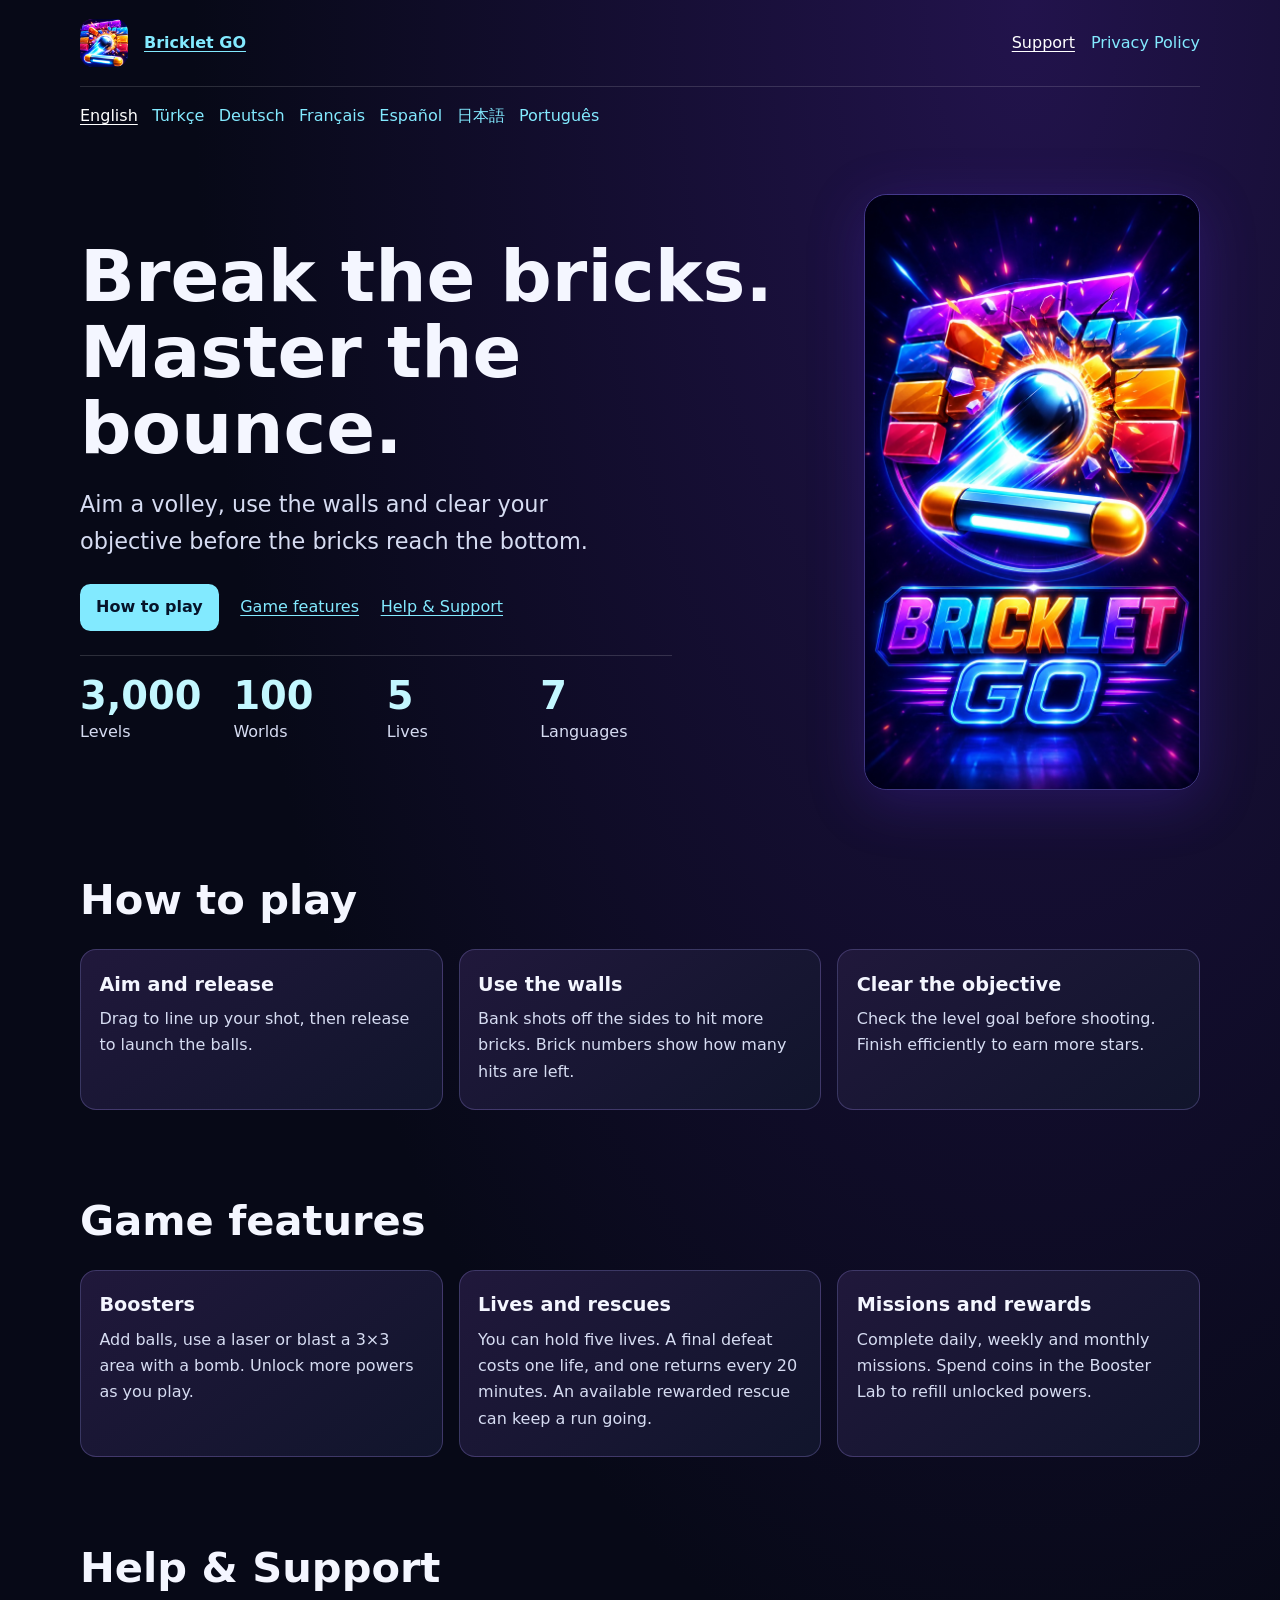
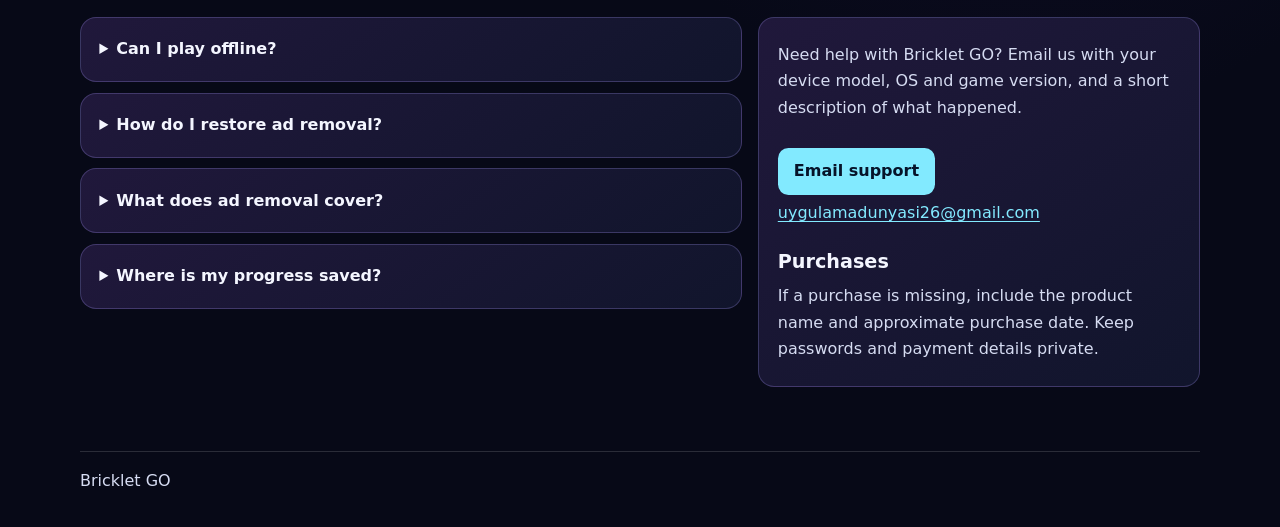
<file: index.html>
<!doctype html>
<html lang="en">
<head>
<meta charset="utf-8">
<meta name="viewport" content="width=device-width, initial-scale=1">
<title>Support | Bricklet GO</title>
<link rel="icon" href="icon.jpg">
<link rel="stylesheet" href="style.css">
</head>
<body><div class="wrap">
<header><a class="brand" href="index.html"><img src="icon.jpg" width="48" height="48" alt="">Bricklet GO</a><nav><a href="index.html" aria-current=page>Support</a> <a href="privacy.html">Privacy Policy</a></nav></header>
<nav class="languages"><a href="index.html" lang="en" hreflang="en" aria-current=page>English</a> <a href="tr-index.html" lang="tr" hreflang="tr">Türkçe</a> <a href="de-index.html" lang="de" hreflang="de">Deutsch</a> <a href="fr-index.html" lang="fr" hreflang="fr">Français</a> <a href="es-index.html" lang="es" hreflang="es">Español</a> <a href="ja-index.html" lang="ja" hreflang="ja">日本語</a> <a href="pt-index.html" lang="pt" hreflang="pt">Português</a></nav>
<main id="top">
<section class="grid hero"><div><h1>Break the bricks. Master the bounce.</h1><p class="lead">Aim a volley, use the walls and clear your objective before the bricks reach the bottom.</p><div class="actions"><a class="cta" href="#how-to-play">How to play</a><a href="#features">Game features</a><a href="#support">Help &amp; Support</a></div><div class="stats"><div><strong>3,000</strong><span>Levels</span></div><div><strong>100</strong><span>Worlds</span></div><div><strong>5</strong><span>Lives</span></div><div><strong>7</strong><span>Languages</span></div></div></div><img class="art" src="splash.jpg" width="675" height="1200" alt="Bricklet GO"></section>
<section class="band" id="how-to-play"><h2>How to play</h2><div class="cards"><article class="tile"><h3>Aim and release</h3><p>Drag to line up your shot, then release to launch the balls.</p></article><article class="tile"><h3>Use the walls</h3><p>Bank shots off the sides to hit more bricks. Brick numbers show how many hits are left.</p></article><article class="tile"><h3>Clear the objective</h3><p>Check the level goal before shooting. Finish efficiently to earn more stars.</p></article></div></section>
<section class="band" id="features"><h2>Game features</h2><div class="cards"><article class="tile"><h3>Boosters</h3><p>Add balls, use a laser or blast a 3×3 area with a bomb. Unlock more powers as you play.</p></article><article class="tile"><h3>Lives and rescues</h3><p>You can hold five lives. A final defeat costs one life, and one returns every 20 minutes. An available rewarded rescue can keep a run going.</p></article><article class="tile"><h3>Missions and rewards</h3><p>Complete daily, weekly and monthly missions. Spend coins in the Booster Lab to refill unlocked powers.</p></article></div></section>
<section class="band" id="support"><h2>Help &amp; Support</h2><div class="support-grid"><div><details><summary>Can I play offline?</summary><p>You can play levels offline. Ads and the store need an internet connection.</p></details><details><summary>How do I restore ad removal?</summary><p>Use Restore Purchases in the store with the original store account. Coin packs are consumable.</p></details><details><summary>What does ad removal cover?</summary><p>It removes interstitial ads. Rewarded videos remain optional.</p></details><details><summary>Where is my progress saved?</summary><p>Progress is stored on your device. Cloud transfer is unavailable. Settings lets you reset progress and start again from level 1.</p></details></div><div class="tile contact"><p>Need help with Bricklet GO? Email us with your device model, OS and game version, and a short description of what happened.</p><a class="cta" href="mailto:uygulamadunyasi26@gmail.com">Email support</a><p><a href="mailto:uygulamadunyasi26@gmail.com">uygulamadunyasi26@gmail.com</a></p><h2>Purchases</h2><p>If a purchase is missing, include the product name and approximate purchase date. Keep passwords and payment details private.</p></div></div></section>
</main>
<footer>Bricklet GO</footer>
</div></body>
</html>
</file>
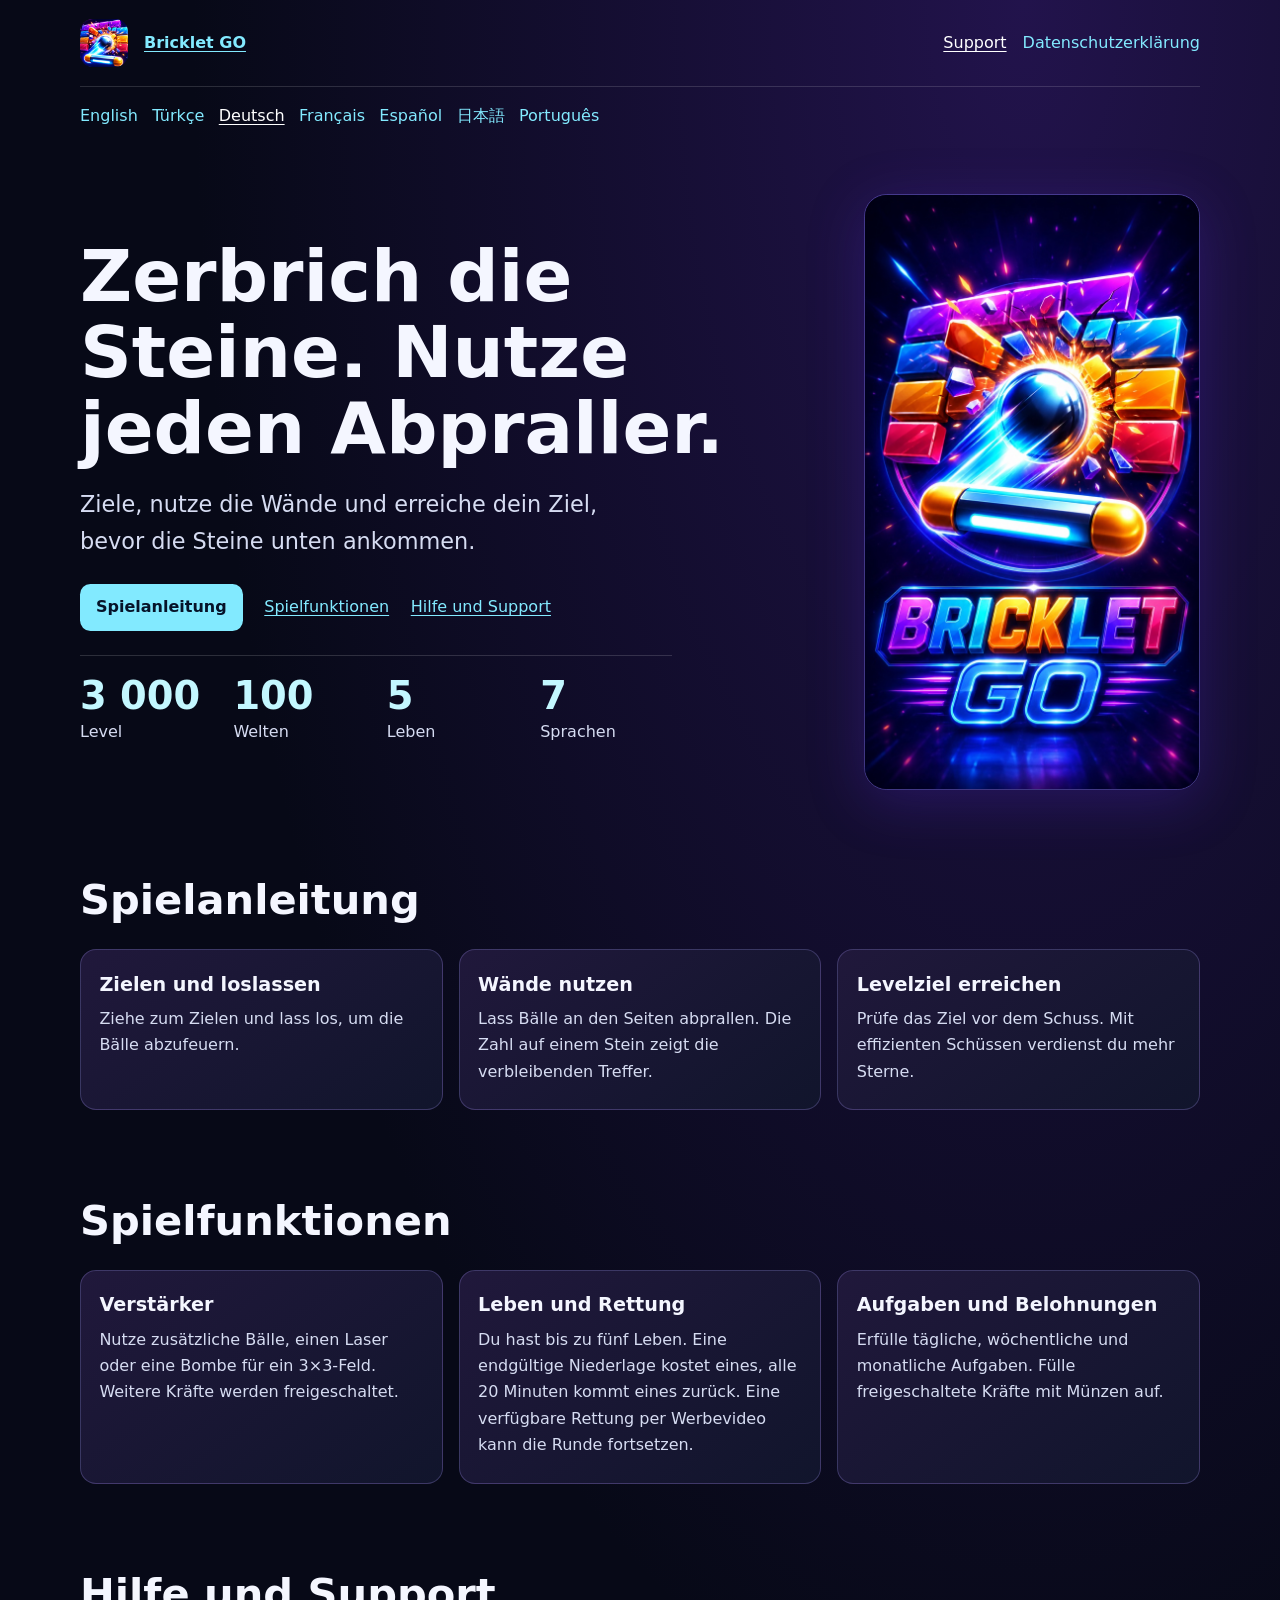
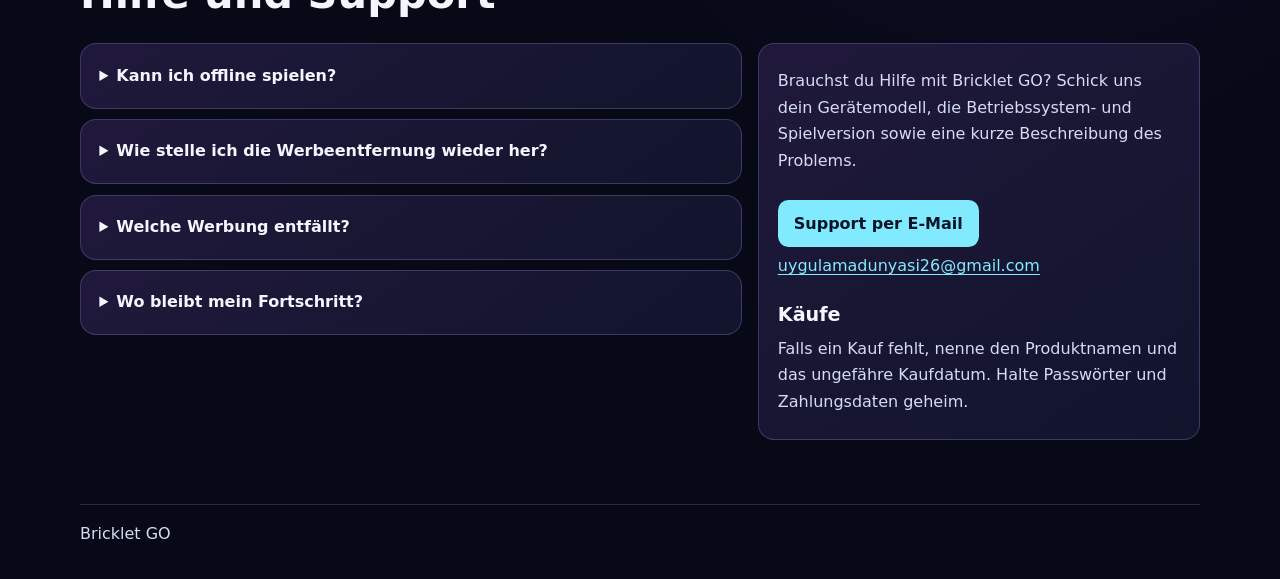
<file: de-index.html>
<!doctype html>
<html lang="de">
<head>
<meta charset="utf-8">
<meta name="viewport" content="width=device-width, initial-scale=1">
<title>Support | Bricklet GO</title>
<link rel="icon" href="icon.jpg">
<link rel="stylesheet" href="style.css">
</head>
<body><div class="wrap">
<header><a class="brand" href="de-index.html"><img src="icon.jpg" width="48" height="48" alt="">Bricklet GO</a><nav><a href="de-index.html" aria-current=page>Support</a> <a href="de-privacy.html">Datenschutzerklärung</a></nav></header>
<nav class="languages"><a href="index.html" lang="en" hreflang="en">English</a> <a href="tr-index.html" lang="tr" hreflang="tr">Türkçe</a> <a href="de-index.html" lang="de" hreflang="de" aria-current=page>Deutsch</a> <a href="fr-index.html" lang="fr" hreflang="fr">Français</a> <a href="es-index.html" lang="es" hreflang="es">Español</a> <a href="ja-index.html" lang="ja" hreflang="ja">日本語</a> <a href="pt-index.html" lang="pt" hreflang="pt">Português</a></nav>
<main id="top">
<section class="grid hero"><div><h1>Zerbrich die Steine. Nutze jeden Abpraller.</h1><p class="lead">Ziele, nutze die Wände und erreiche dein Ziel, bevor die Steine unten ankommen.</p><div class="actions"><a class="cta" href="#how-to-play">Spielanleitung</a><a href="#features">Spielfunktionen</a><a href="#support">Hilfe und Support</a></div><div class="stats"><div><strong>3 000</strong><span>Level</span></div><div><strong>100</strong><span>Welten</span></div><div><strong>5</strong><span>Leben</span></div><div><strong>7</strong><span>Sprachen</span></div></div></div><img class="art" src="splash.jpg" width="675" height="1200" alt="Bricklet GO"></section>
<section class="band" id="how-to-play"><h2>Spielanleitung</h2><div class="cards"><article class="tile"><h3>Zielen und loslassen</h3><p>Ziehe zum Zielen und lass los, um die Bälle abzufeuern.</p></article><article class="tile"><h3>Wände nutzen</h3><p>Lass Bälle an den Seiten abprallen. Die Zahl auf einem Stein zeigt die verbleibenden Treffer.</p></article><article class="tile"><h3>Levelziel erreichen</h3><p>Prüfe das Ziel vor dem Schuss. Mit effizienten Schüssen verdienst du mehr Sterne.</p></article></div></section>
<section class="band" id="features"><h2>Spielfunktionen</h2><div class="cards"><article class="tile"><h3>Verstärker</h3><p>Nutze zusätzliche Bälle, einen Laser oder eine Bombe für ein 3×3-Feld. Weitere Kräfte werden freigeschaltet.</p></article><article class="tile"><h3>Leben und Rettung</h3><p>Du hast bis zu fünf Leben. Eine endgültige Niederlage kostet eines, alle 20 Minuten kommt eines zurück. Eine verfügbare Rettung per Werbevideo kann die Runde fortsetzen.</p></article><article class="tile"><h3>Aufgaben und Belohnungen</h3><p>Erfülle tägliche, wöchentliche und monatliche Aufgaben. Fülle freigeschaltete Kräfte mit Münzen auf.</p></article></div></section>
<section class="band" id="support"><h2>Hilfe und Support</h2><div class="support-grid"><div><details><summary>Kann ich offline spielen?</summary><p>Level sind offline spielbar. Werbung und Shop brauchen Internet.</p></details><details><summary>Wie stelle ich die Werbeentfernung wieder her?</summary><p>Wähle im Shop mit deinem ursprünglichen Store-Konto „Käufe wiederherstellen“. Münzpakete sind Verbrauchsartikel.</p></details><details><summary>Welche Werbung entfällt?</summary><p>Zwischenwerbung entfällt. Videos mit Belohnung bleiben freiwillig.</p></details><details><summary>Wo bleibt mein Fortschritt?</summary><p>Er wird auf dem Gerät gespeichert. Cloud-Übertragung ist nicht verfügbar. In den Einstellungen kannst du bei Level 1 neu beginnen.</p></details></div><div class="tile contact"><p>Brauchst du Hilfe mit Bricklet GO? Schick uns dein Gerätemodell, die Betriebssystem- und Spielversion sowie eine kurze Beschreibung des Problems.</p><a class="cta" href="mailto:uygulamadunyasi26@gmail.com">Support per E-Mail</a><p><a href="mailto:uygulamadunyasi26@gmail.com">uygulamadunyasi26@gmail.com</a></p><h2>Käufe</h2><p>Falls ein Kauf fehlt, nenne den Produktnamen und das ungefähre Kaufdatum. Halte Passwörter und Zahlungsdaten geheim.</p></div></div></section>
</main>
<footer>Bricklet GO</footer>
</div></body>
</html>
</file>
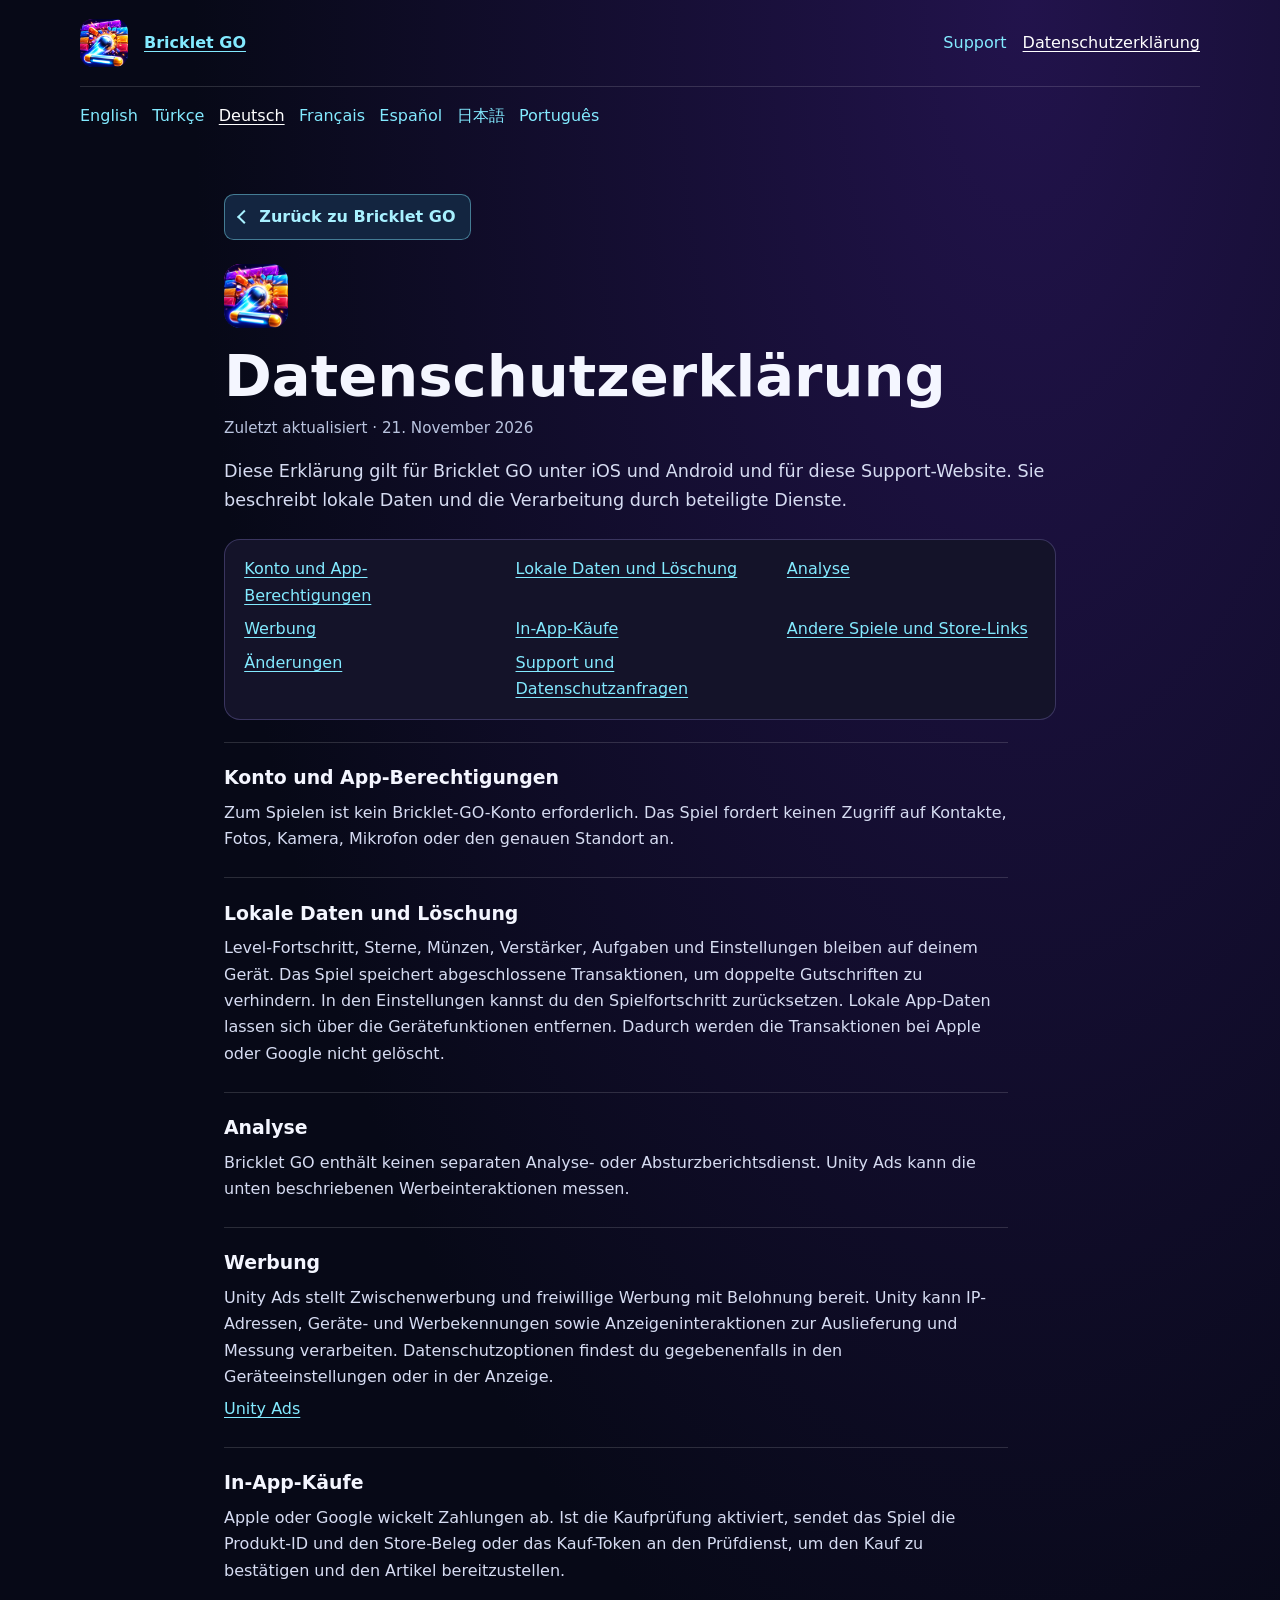
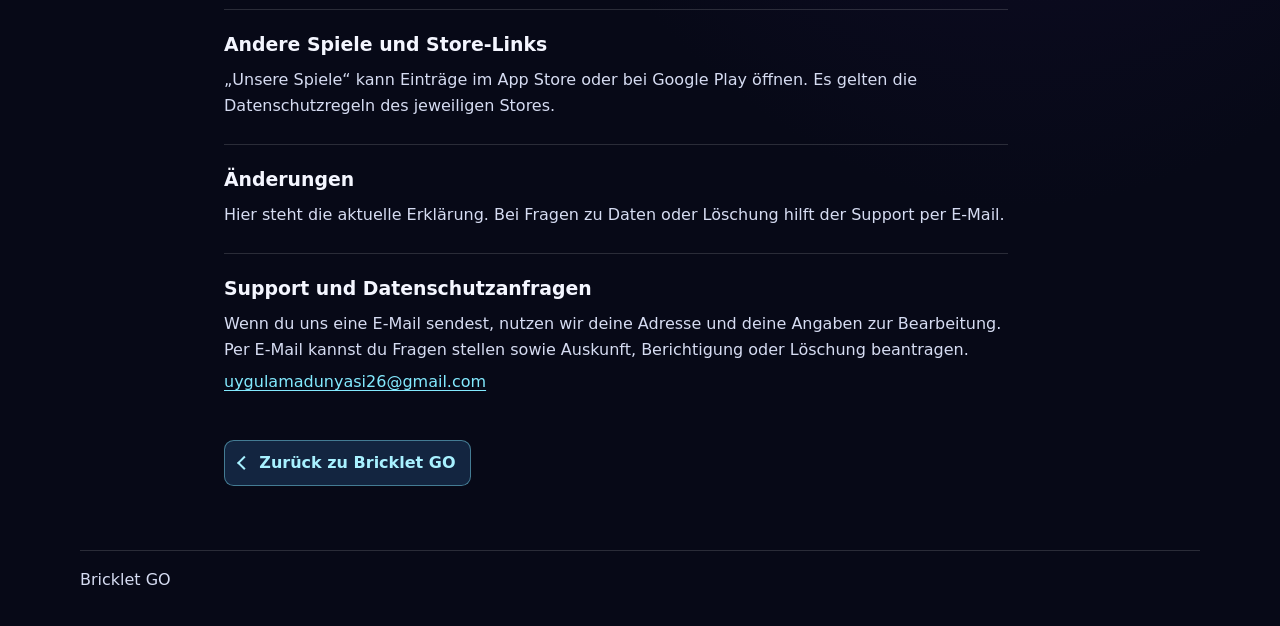
<file: de-privacy.html>
<!doctype html>
<html lang="de">
<head>
<meta charset="utf-8">
<meta name="viewport" content="width=device-width, initial-scale=1">
<title>Datenschutzerklärung | Bricklet GO</title>
<link rel="icon" href="icon.jpg">
<link rel="stylesheet" href="style.css">
<style>
.privacy{max-width:52rem;margin-inline:auto}.privacy-back{display:inline-flex;align-items:center;gap:.6rem;border:1px solid #82eaff70;background:#132540;color:#a8f1ff;padding:.55rem .9rem;border-radius:.6rem;text-decoration:none;font-weight:700}.privacy-back::before{content:"";width:.52rem;height:.52rem;border:solid currentColor;border-width:0 0 2px 2px;transform:rotate(45deg)}.privacy-head{margin:1.5rem 0}.privacy-head img{border-radius:1rem}.privacy h1{font-size:clamp(2rem,6vw,3.6rem);margin:.6rem 0}.privacy .updated{color:#bac4df;font-size:.95rem}.privacy .intro{margin-top:1rem;font-size:1.1rem}.privacy-index{list-style:none;margin:1.4rem 0;padding:1rem 1.2rem;display:grid;grid-template-columns:repeat(auto-fit,minmax(min(100%,15rem),1fr));gap:.45rem 1.4rem;border:1px solid #ab9cff40;border-radius:1rem;background:#141329}.privacy section{padding:1.2rem 0;border-top:1px solid #ffffff24;scroll-margin-top:1rem}.privacy section h2{margin:0 0 .4rem}.privacy section a{overflow-wrap:anywhere}.privacy-end{margin-top:1.25rem}
</style></head>
<body><div class="wrap">
<header><a class="brand" href="de-index.html"><img src="icon.jpg" width="48" height="48" alt="">Bricklet GO</a><nav><a href="de-index.html">Support</a> <a href="de-privacy.html" aria-current=page>Datenschutzerklärung</a></nav></header>
<nav class="languages"><a href="privacy.html" lang="en" hreflang="en">English</a> <a href="tr-privacy.html" lang="tr" hreflang="tr">Türkçe</a> <a href="de-privacy.html" lang="de" hreflang="de" aria-current=page>Deutsch</a> <a href="fr-privacy.html" lang="fr" hreflang="fr">Français</a> <a href="es-privacy.html" lang="es" hreflang="es">Español</a> <a href="ja-privacy.html" lang="ja" hreflang="ja">日本語</a> <a href="pt-privacy.html" lang="pt" hreflang="pt">Português</a></nav>
<main class="privacy"><a class="privacy-back" href="de-index.html">Zurück zu Bricklet GO</a><div class="privacy-head"><img src="icon.jpg" width="64" height="64" alt="Bricklet GO"><h1>Datenschutzerklärung</h1><p class="updated">Zuletzt aktualisiert · <time datetime="2026-11-21">21. November 2026</time></p><p class="intro">Diese Erklärung gilt für Bricklet GO unter iOS und Android und für diese Support-Website. Sie beschreibt lokale Daten und die Verarbeitung durch beteiligte Dienste.</p></div><ul class="privacy-index"><li><a href="#account">Konto und App-Berechtigungen</a></li><li><a href="#local-data">Lokale Daten und Löschung</a></li><li><a href="#analytics">Analyse</a></li><li><a href="#ads">Werbung</a></li><li><a href="#purchases">In-App-Käufe</a></li><li><a href="#stores">Andere Spiele und Store-Links</a></li><li><a href="#changes">Änderungen</a></li><li><a href="#contact">Support und Datenschutzanfragen</a></li></ul><article><section id="account"><h2>Konto und App-Berechtigungen</h2><p>Zum Spielen ist kein Bricklet-GO-Konto erforderlich. Das Spiel fordert keinen Zugriff auf Kontakte, Fotos, Kamera, Mikrofon oder den genauen Standort an.</p></section><section id="local-data"><h2>Lokale Daten und Löschung</h2><p>Level-Fortschritt, Sterne, Münzen, Verstärker, Aufgaben und Einstellungen bleiben auf deinem Gerät. Das Spiel speichert abgeschlossene Transaktionen, um doppelte Gutschriften zu verhindern. In den Einstellungen kannst du den Spielfortschritt zurücksetzen. Lokale App-Daten lassen sich über die Gerätefunktionen entfernen. Dadurch werden die Transaktionen bei Apple oder Google nicht gelöscht.</p></section><section id="analytics"><h2>Analyse</h2><p>Bricklet GO enthält keinen separaten Analyse- oder Absturzberichtsdienst. Unity Ads kann die unten beschriebenen Werbeinteraktionen messen.</p></section><section id="ads"><h2>Werbung</h2><p>Unity Ads stellt Zwischenwerbung und freiwillige Werbung mit Belohnung bereit. Unity kann IP-Adressen, Geräte- und Werbekennungen sowie Anzeigeninteraktionen zur Auslieferung und Messung verarbeiten. Datenschutzoptionen findest du gegebenenfalls in den Geräteeinstellungen oder in der Anzeige.</p><p><a href="https://unity.com/legal/game-player-and-app-user-privacy-policy">Unity Ads</a></p></section><section id="purchases"><h2>In-App-Käufe</h2><p>Apple oder Google wickelt Zahlungen ab. Ist die Kaufprüfung aktiviert, sendet das Spiel die Produkt-ID und den Store-Beleg oder das Kauf-Token an den Prüfdienst, um den Kauf zu bestätigen und den Artikel bereitzustellen.</p></section><section id="stores"><h2>Andere Spiele und Store-Links</h2><p>„Unsere Spiele“ kann Einträge im App Store oder bei Google Play öffnen. Es gelten die Datenschutzregeln des jeweiligen Stores.</p></section><section id="changes"><h2>Änderungen</h2><p>Hier steht die aktuelle Erklärung. Bei Fragen zu Daten oder Löschung hilft der Support per E-Mail.</p></section><section id="contact"><h2>Support und Datenschutzanfragen</h2><p>Wenn du uns eine E-Mail sendest, nutzen wir deine Adresse und deine Angaben zur Bearbeitung. Per E-Mail kannst du Fragen stellen sowie Auskunft, Berichtigung oder Löschung beantragen.</p><p><a href="mailto:uygulamadunyasi26@gmail.com">uygulamadunyasi26@gmail.com</a></p></section></article><div class="privacy-end"><a class="privacy-back" href="de-index.html">Zurück zu Bricklet GO</a></div></main>
<footer>Bricklet GO</footer>
</div></body>
</html>
</file>
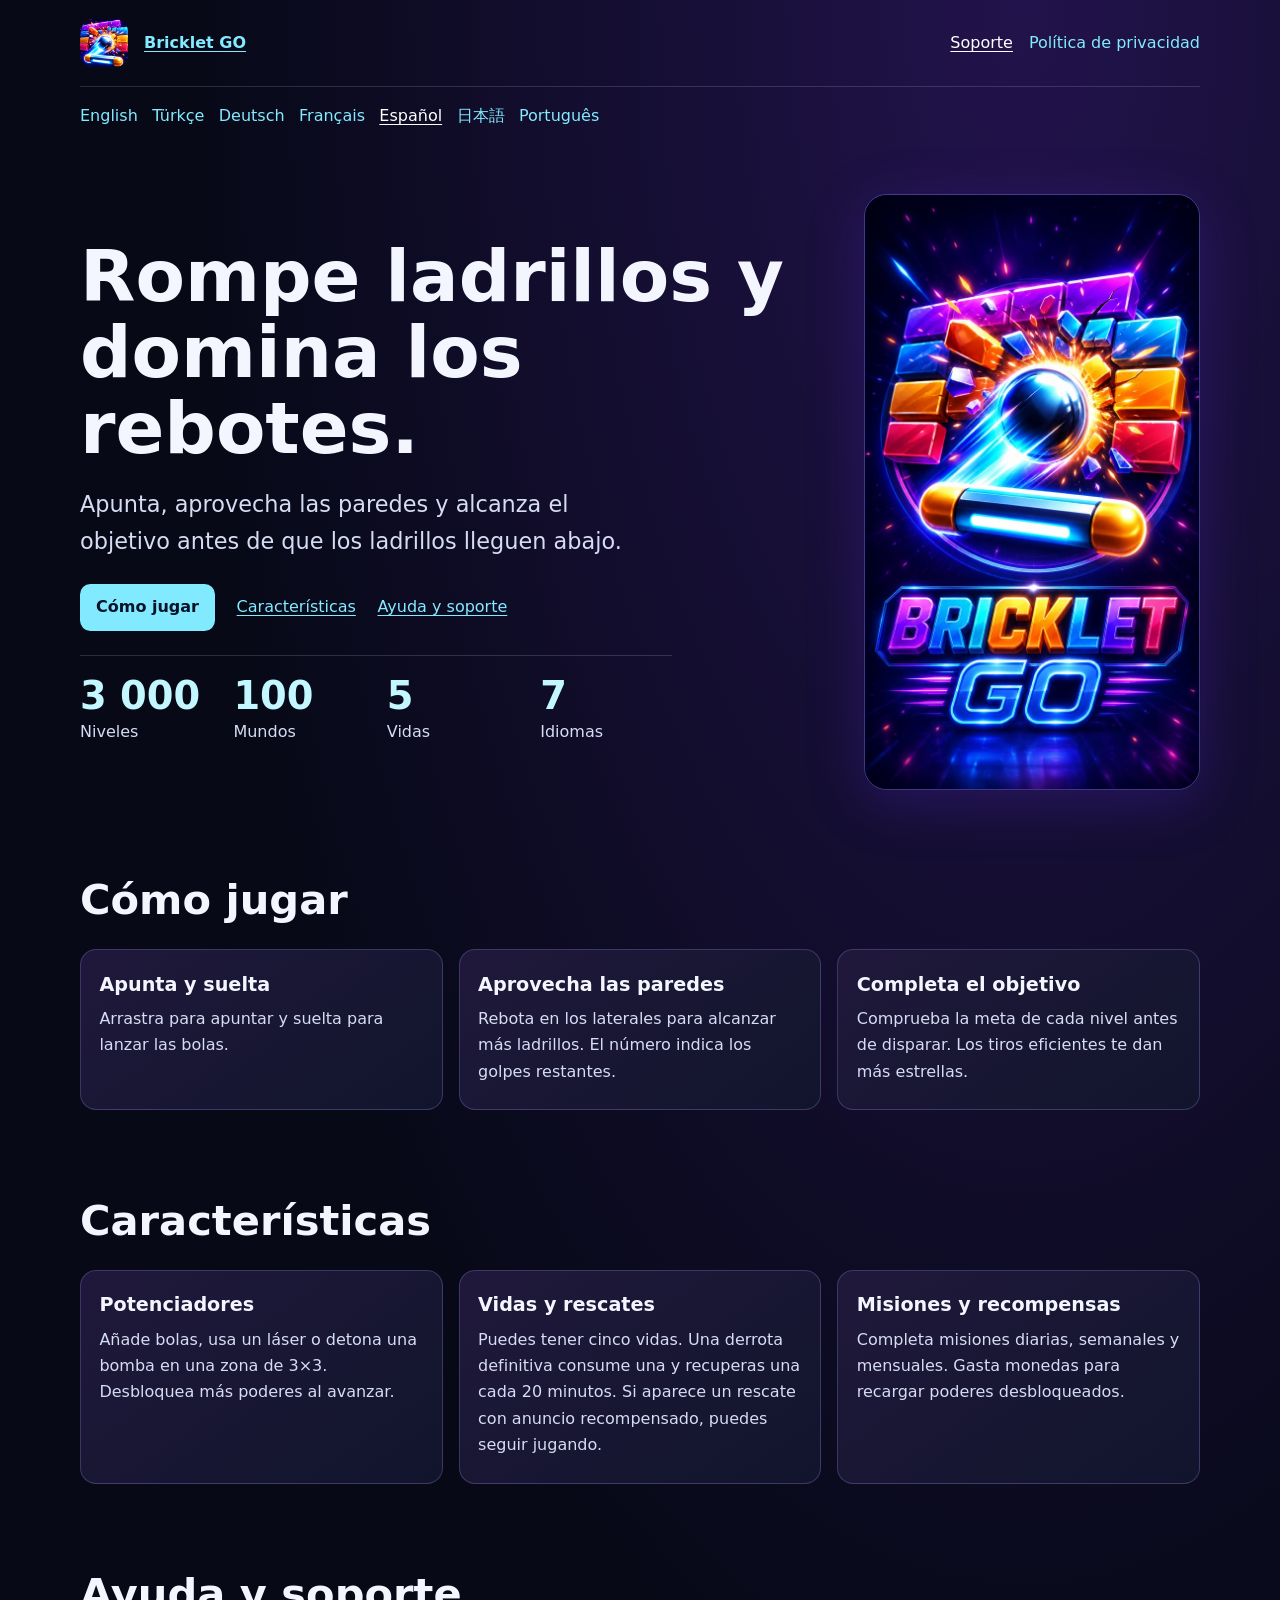
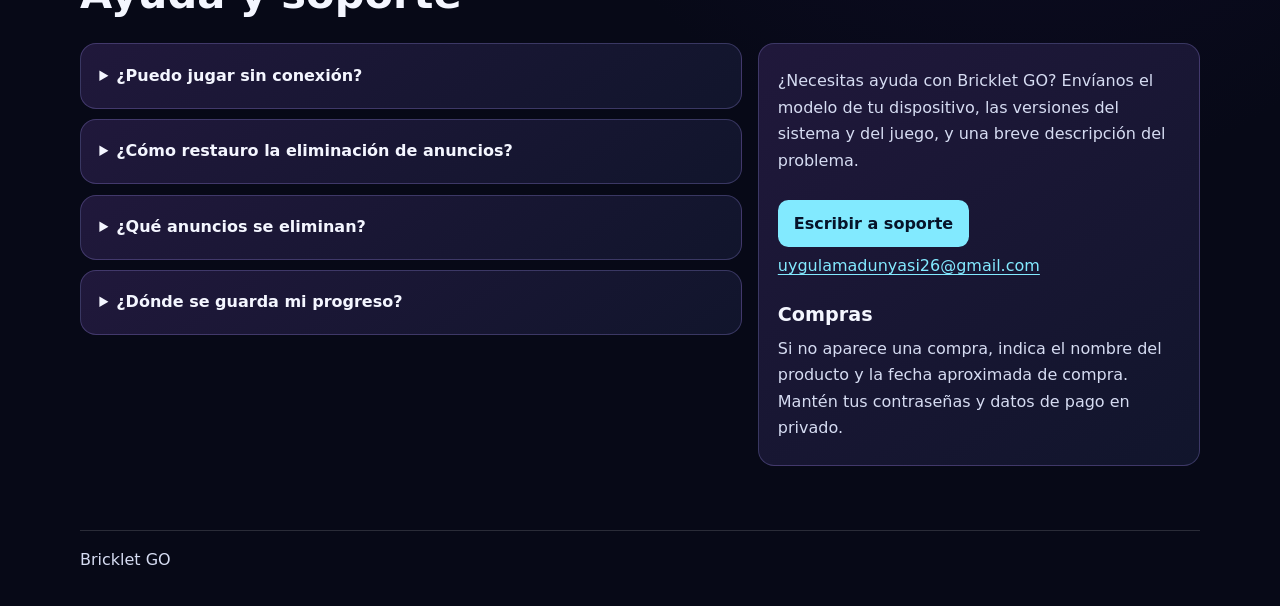
<file: es-index.html>
<!doctype html>
<html lang="es">
<head>
<meta charset="utf-8">
<meta name="viewport" content="width=device-width, initial-scale=1">
<title>Soporte | Bricklet GO</title>
<link rel="icon" href="icon.jpg">
<link rel="stylesheet" href="style.css">
</head>
<body><div class="wrap">
<header><a class="brand" href="es-index.html"><img src="icon.jpg" width="48" height="48" alt="">Bricklet GO</a><nav><a href="es-index.html" aria-current=page>Soporte</a> <a href="es-privacy.html">Política de privacidad</a></nav></header>
<nav class="languages"><a href="index.html" lang="en" hreflang="en">English</a> <a href="tr-index.html" lang="tr" hreflang="tr">Türkçe</a> <a href="de-index.html" lang="de" hreflang="de">Deutsch</a> <a href="fr-index.html" lang="fr" hreflang="fr">Français</a> <a href="es-index.html" lang="es" hreflang="es" aria-current=page>Español</a> <a href="ja-index.html" lang="ja" hreflang="ja">日本語</a> <a href="pt-index.html" lang="pt" hreflang="pt">Português</a></nav>
<main id="top">
<section class="grid hero"><div><h1>Rompe ladrillos y domina los rebotes.</h1><p class="lead">Apunta, aprovecha las paredes y alcanza el objetivo antes de que los ladrillos lleguen abajo.</p><div class="actions"><a class="cta" href="#how-to-play">Cómo jugar</a><a href="#features">Características</a><a href="#support">Ayuda y soporte</a></div><div class="stats"><div><strong>3 000</strong><span>Niveles</span></div><div><strong>100</strong><span>Mundos</span></div><div><strong>5</strong><span>Vidas</span></div><div><strong>7</strong><span>Idiomas</span></div></div></div><img class="art" src="splash.jpg" width="675" height="1200" alt="Bricklet GO"></section>
<section class="band" id="how-to-play"><h2>Cómo jugar</h2><div class="cards"><article class="tile"><h3>Apunta y suelta</h3><p>Arrastra para apuntar y suelta para lanzar las bolas.</p></article><article class="tile"><h3>Aprovecha las paredes</h3><p>Rebota en los laterales para alcanzar más ladrillos. El número indica los golpes restantes.</p></article><article class="tile"><h3>Completa el objetivo</h3><p>Comprueba la meta de cada nivel antes de disparar. Los tiros eficientes te dan más estrellas.</p></article></div></section>
<section class="band" id="features"><h2>Características</h2><div class="cards"><article class="tile"><h3>Potenciadores</h3><p>Añade bolas, usa un láser o detona una bomba en una zona de 3×3. Desbloquea más poderes al avanzar.</p></article><article class="tile"><h3>Vidas y rescates</h3><p>Puedes tener cinco vidas. Una derrota definitiva consume una y recuperas una cada 20 minutos. Si aparece un rescate con anuncio recompensado, puedes seguir jugando.</p></article><article class="tile"><h3>Misiones y recompensas</h3><p>Completa misiones diarias, semanales y mensuales. Gasta monedas para recargar poderes desbloqueados.</p></article></div></section>
<section class="band" id="support"><h2>Ayuda y soporte</h2><div class="support-grid"><div><details><summary>¿Puedo jugar sin conexión?</summary><p>Puedes jugar niveles sin conexión. La tienda y los anuncios requieren Internet.</p></details><details><summary>¿Cómo restauro la eliminación de anuncios?</summary><p>Restaura las compras en la tienda con la cuenta original. Los paquetes de monedas son consumibles.</p></details><details><summary>¿Qué anuncios se eliminan?</summary><p>Se eliminan los anuncios intersticiales. Los vídeos con recompensa siguen siendo opcionales.</p></details><details><summary>¿Dónde se guarda mi progreso?</summary><p>Se guarda en tu dispositivo. No hay transferencia en la nube. Puedes reiniciar desde el nivel 1 en Ajustes.</p></details></div><div class="tile contact"><p>¿Necesitas ayuda con Bricklet GO? Envíanos el modelo de tu dispositivo, las versiones del sistema y del juego, y una breve descripción del problema.</p><a class="cta" href="mailto:uygulamadunyasi26@gmail.com">Escribir a soporte</a><p><a href="mailto:uygulamadunyasi26@gmail.com">uygulamadunyasi26@gmail.com</a></p><h2>Compras</h2><p>Si no aparece una compra, indica el nombre del producto y la fecha aproximada de compra. Mantén tus contraseñas y datos de pago en privado.</p></div></div></section>
</main>
<footer>Bricklet GO</footer>
</div></body>
</html>
</file>
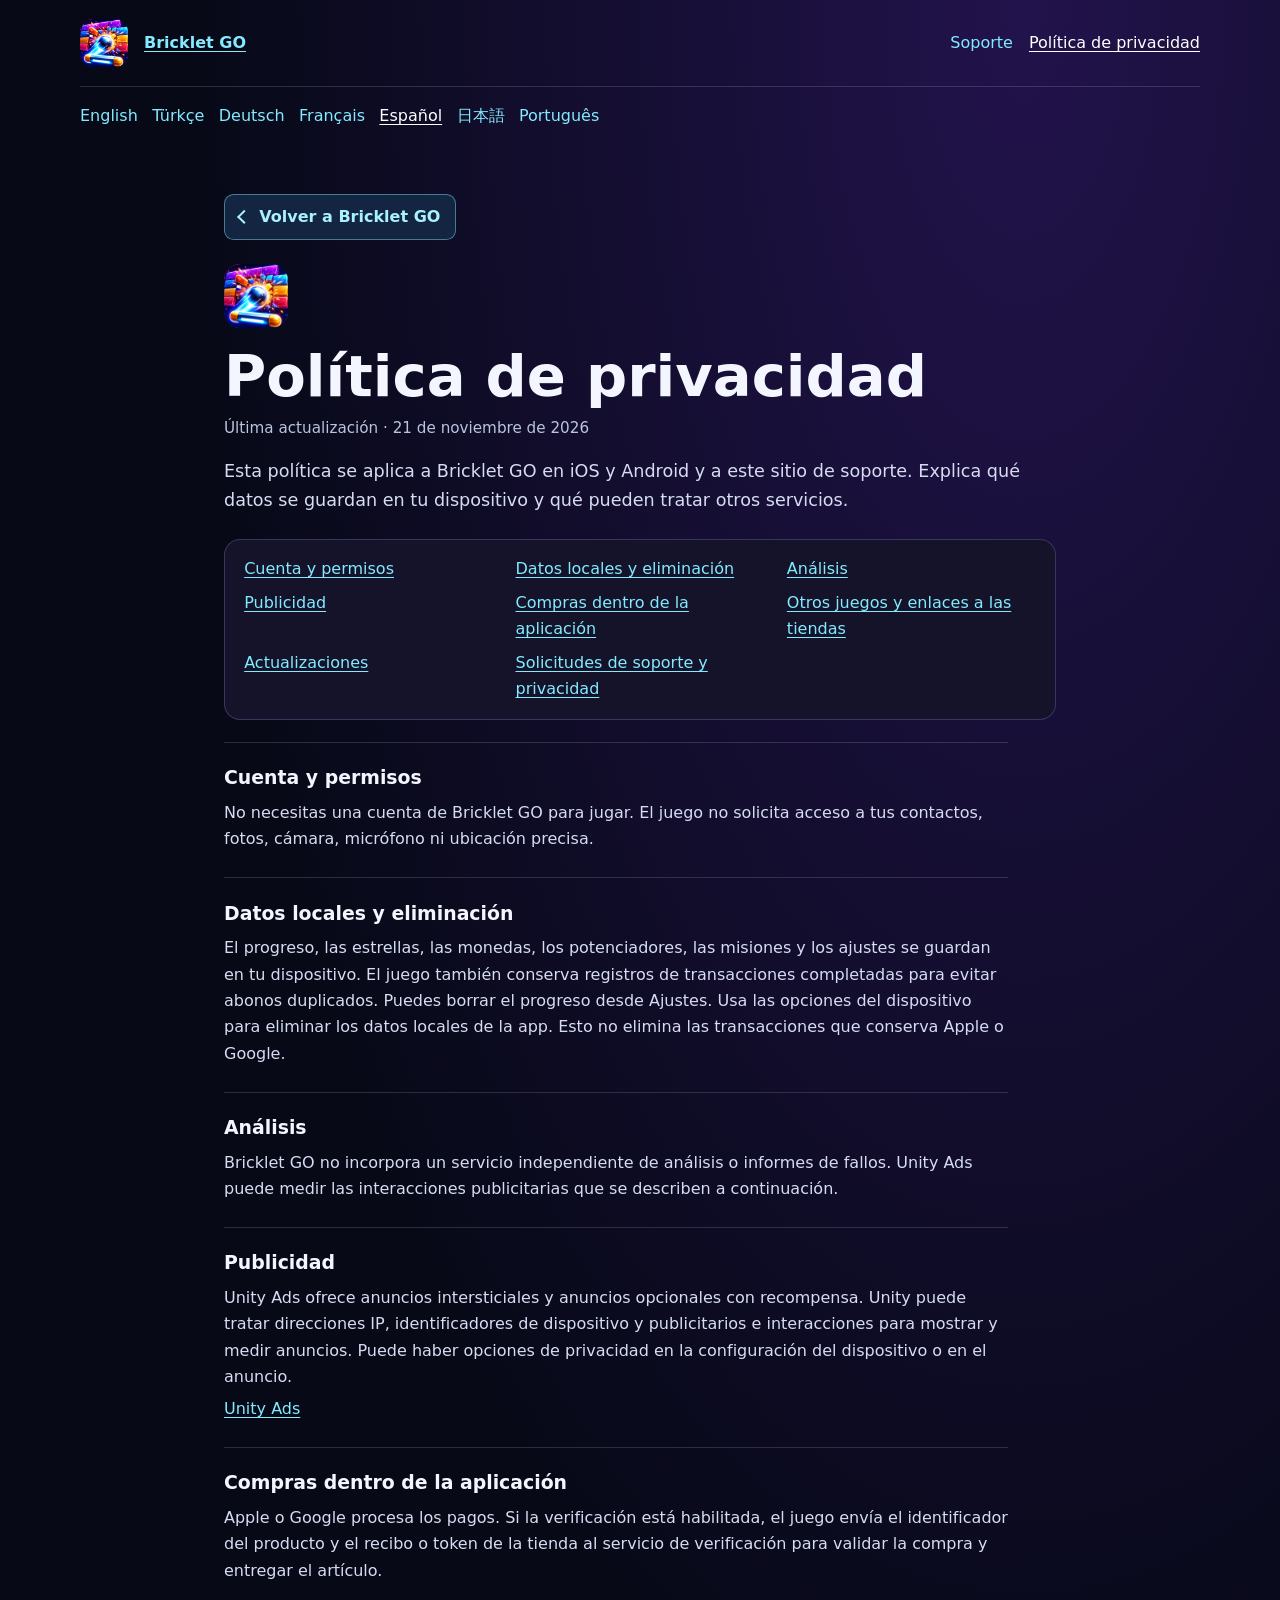
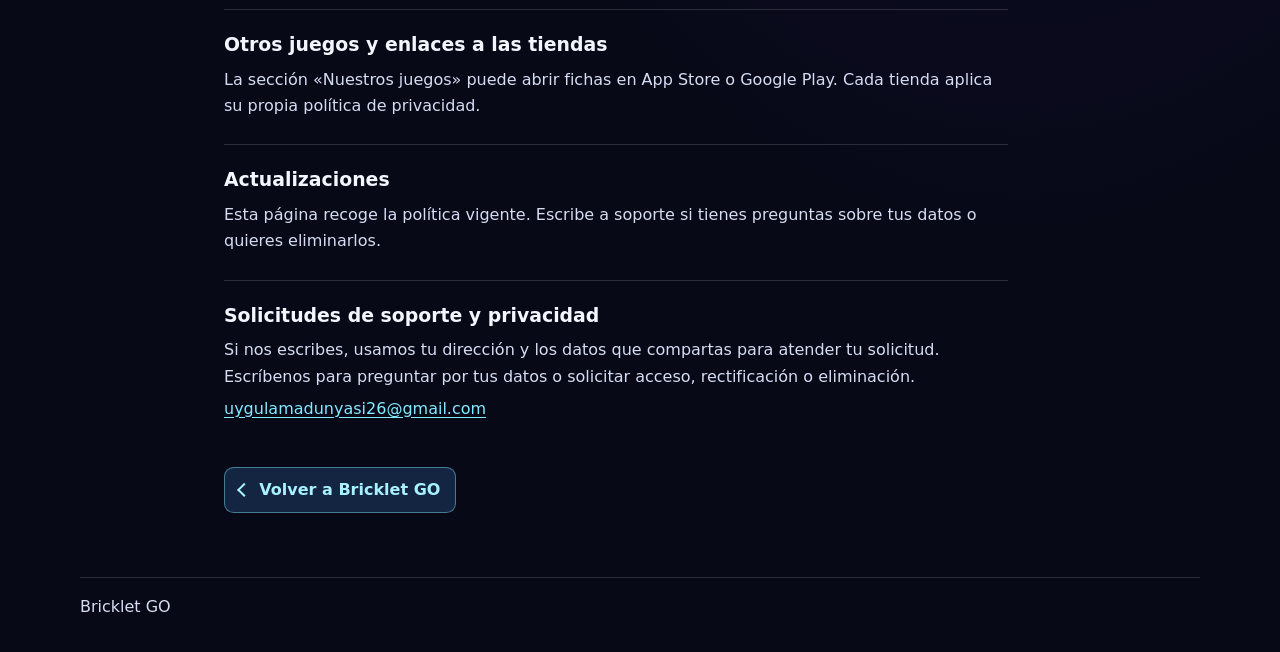
<file: es-privacy.html>
<!doctype html>
<html lang="es">
<head>
<meta charset="utf-8">
<meta name="viewport" content="width=device-width, initial-scale=1">
<title>Política de privacidad | Bricklet GO</title>
<link rel="icon" href="icon.jpg">
<link rel="stylesheet" href="style.css">
<style>
.privacy{max-width:52rem;margin-inline:auto}.privacy-back{display:inline-flex;align-items:center;gap:.6rem;border:1px solid #82eaff70;background:#132540;color:#a8f1ff;padding:.55rem .9rem;border-radius:.6rem;text-decoration:none;font-weight:700}.privacy-back::before{content:"";width:.52rem;height:.52rem;border:solid currentColor;border-width:0 0 2px 2px;transform:rotate(45deg)}.privacy-head{margin:1.5rem 0}.privacy-head img{border-radius:1rem}.privacy h1{font-size:clamp(2rem,6vw,3.6rem);margin:.6rem 0}.privacy .updated{color:#bac4df;font-size:.95rem}.privacy .intro{margin-top:1rem;font-size:1.1rem}.privacy-index{list-style:none;margin:1.4rem 0;padding:1rem 1.2rem;display:grid;grid-template-columns:repeat(auto-fit,minmax(min(100%,15rem),1fr));gap:.45rem 1.4rem;border:1px solid #ab9cff40;border-radius:1rem;background:#141329}.privacy section{padding:1.2rem 0;border-top:1px solid #ffffff24;scroll-margin-top:1rem}.privacy section h2{margin:0 0 .4rem}.privacy section a{overflow-wrap:anywhere}.privacy-end{margin-top:1.25rem}
</style></head>
<body><div class="wrap">
<header><a class="brand" href="es-index.html"><img src="icon.jpg" width="48" height="48" alt="">Bricklet GO</a><nav><a href="es-index.html">Soporte</a> <a href="es-privacy.html" aria-current=page>Política de privacidad</a></nav></header>
<nav class="languages"><a href="privacy.html" lang="en" hreflang="en">English</a> <a href="tr-privacy.html" lang="tr" hreflang="tr">Türkçe</a> <a href="de-privacy.html" lang="de" hreflang="de">Deutsch</a> <a href="fr-privacy.html" lang="fr" hreflang="fr">Français</a> <a href="es-privacy.html" lang="es" hreflang="es" aria-current=page>Español</a> <a href="ja-privacy.html" lang="ja" hreflang="ja">日本語</a> <a href="pt-privacy.html" lang="pt" hreflang="pt">Português</a></nav>
<main class="privacy"><a class="privacy-back" href="es-index.html">Volver a Bricklet GO</a><div class="privacy-head"><img src="icon.jpg" width="64" height="64" alt="Bricklet GO"><h1>Política de privacidad</h1><p class="updated">Última actualización · <time datetime="2026-11-21">21 de noviembre de 2026</time></p><p class="intro">Esta política se aplica a Bricklet GO en iOS y Android y a este sitio de soporte. Explica qué datos se guardan en tu dispositivo y qué pueden tratar otros servicios.</p></div><ul class="privacy-index"><li><a href="#account">Cuenta y permisos</a></li><li><a href="#local-data">Datos locales y eliminación</a></li><li><a href="#analytics">Análisis</a></li><li><a href="#ads">Publicidad</a></li><li><a href="#purchases">Compras dentro de la aplicación</a></li><li><a href="#stores">Otros juegos y enlaces a las tiendas</a></li><li><a href="#changes">Actualizaciones</a></li><li><a href="#contact">Solicitudes de soporte y privacidad</a></li></ul><article><section id="account"><h2>Cuenta y permisos</h2><p>No necesitas una cuenta de Bricklet GO para jugar. El juego no solicita acceso a tus contactos, fotos, cámara, micrófono ni ubicación precisa.</p></section><section id="local-data"><h2>Datos locales y eliminación</h2><p>El progreso, las estrellas, las monedas, los potenciadores, las misiones y los ajustes se guardan en tu dispositivo. El juego también conserva registros de transacciones completadas para evitar abonos duplicados. Puedes borrar el progreso desde Ajustes. Usa las opciones del dispositivo para eliminar los datos locales de la app. Esto no elimina las transacciones que conserva Apple o Google.</p></section><section id="analytics"><h2>Análisis</h2><p>Bricklet GO no incorpora un servicio independiente de análisis o informes de fallos. Unity Ads puede medir las interacciones publicitarias que se describen a continuación.</p></section><section id="ads"><h2>Publicidad</h2><p>Unity Ads ofrece anuncios intersticiales y anuncios opcionales con recompensa. Unity puede tratar direcciones IP, identificadores de dispositivo y publicitarios e interacciones para mostrar y medir anuncios. Puede haber opciones de privacidad en la configuración del dispositivo o en el anuncio.</p><p><a href="https://unity.com/legal/game-player-and-app-user-privacy-policy">Unity Ads</a></p></section><section id="purchases"><h2>Compras dentro de la aplicación</h2><p>Apple o Google procesa los pagos. Si la verificación está habilitada, el juego envía el identificador del producto y el recibo o token de la tienda al servicio de verificación para validar la compra y entregar el artículo.</p></section><section id="stores"><h2>Otros juegos y enlaces a las tiendas</h2><p>La sección «Nuestros juegos» puede abrir fichas en App Store o Google Play. Cada tienda aplica su propia política de privacidad.</p></section><section id="changes"><h2>Actualizaciones</h2><p>Esta página recoge la política vigente. Escribe a soporte si tienes preguntas sobre tus datos o quieres eliminarlos.</p></section><section id="contact"><h2>Solicitudes de soporte y privacidad</h2><p>Si nos escribes, usamos tu dirección y los datos que compartas para atender tu solicitud. Escríbenos para preguntar por tus datos o solicitar acceso, rectificación o eliminación.</p><p><a href="mailto:uygulamadunyasi26@gmail.com">uygulamadunyasi26@gmail.com</a></p></section></article><div class="privacy-end"><a class="privacy-back" href="es-index.html">Volver a Bricklet GO</a></div></main>
<footer>Bricklet GO</footer>
</div></body>
</html>
</file>
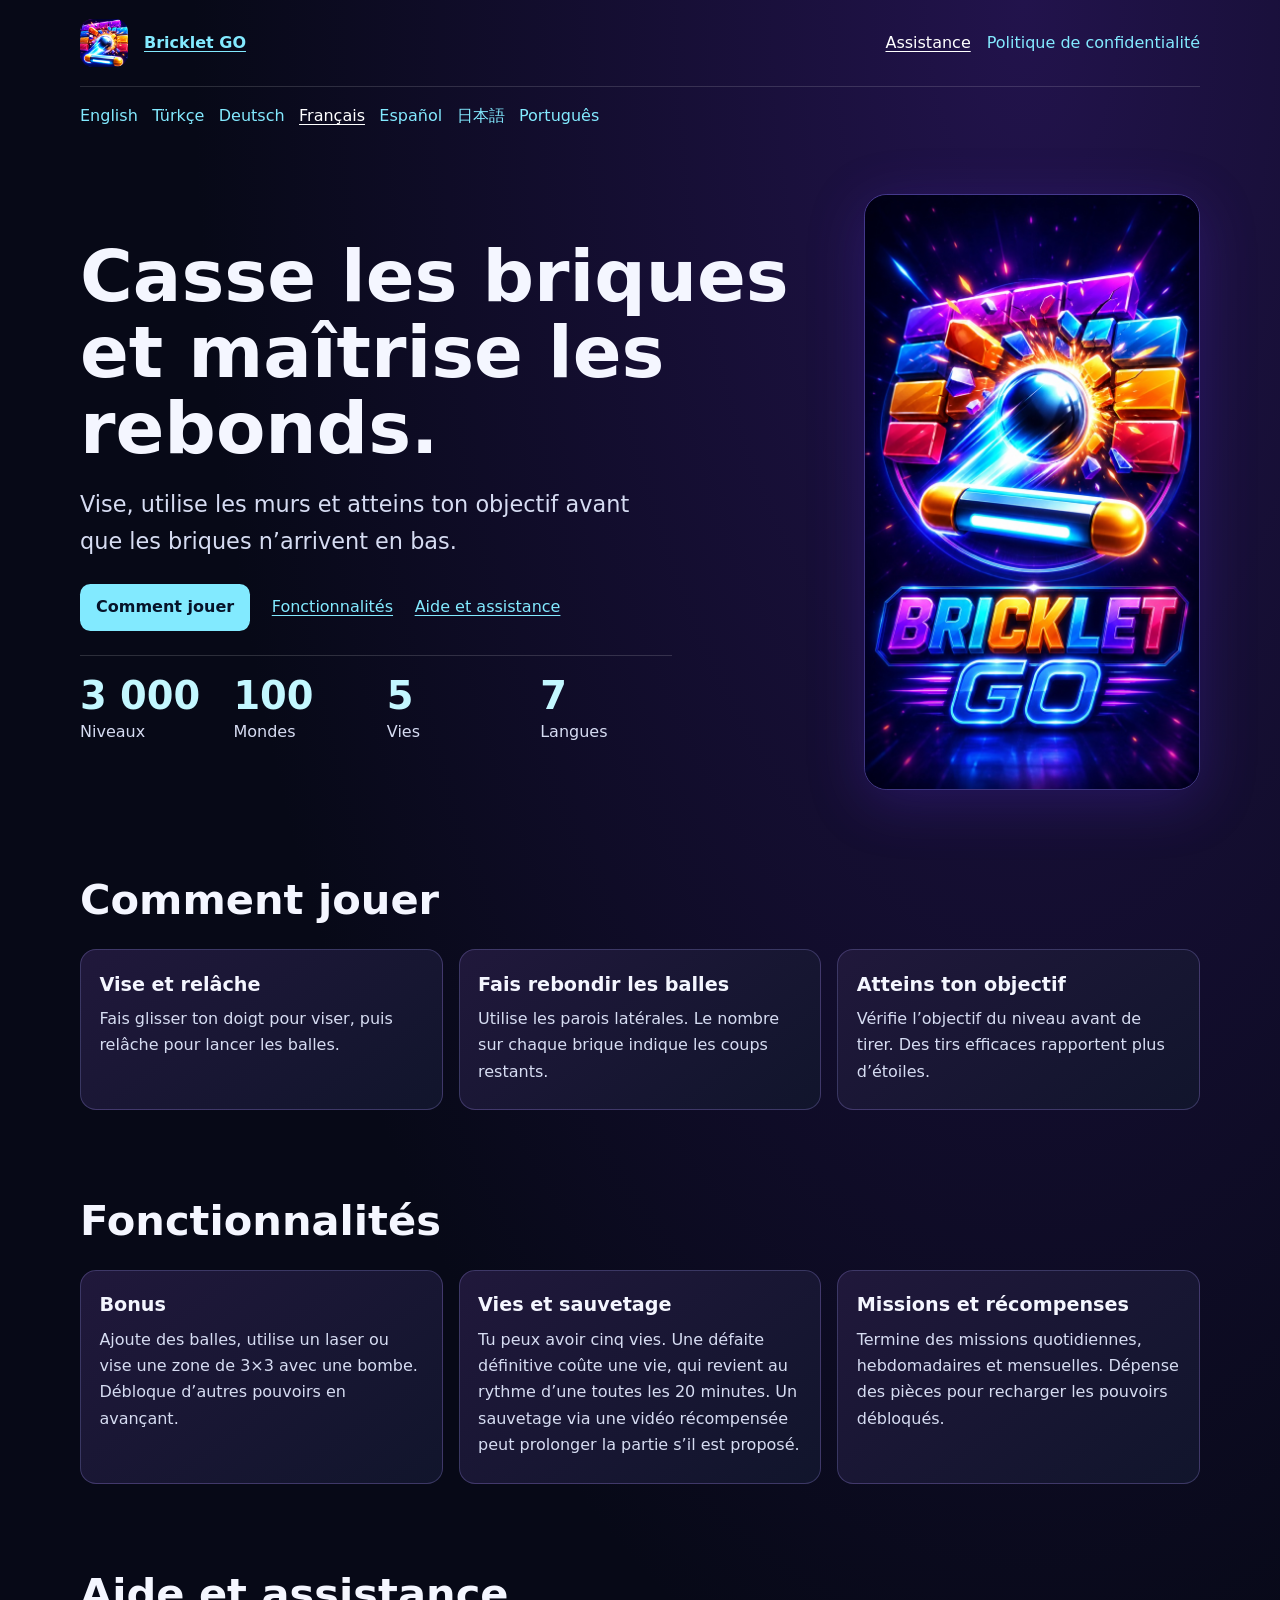
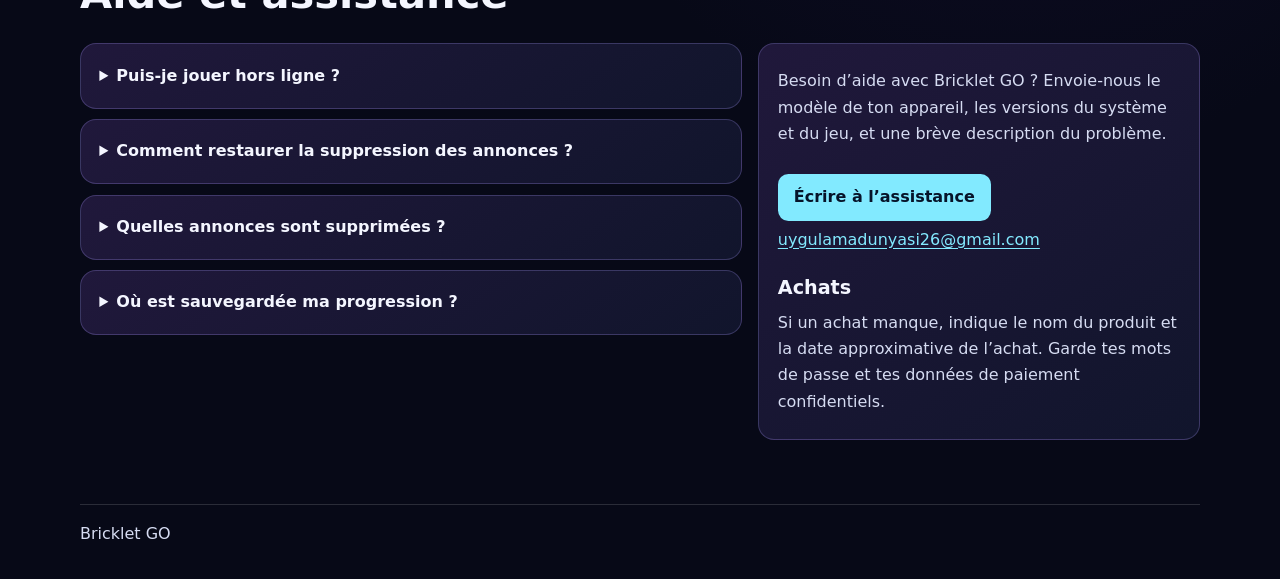
<file: fr-index.html>
<!doctype html>
<html lang="fr">
<head>
<meta charset="utf-8">
<meta name="viewport" content="width=device-width, initial-scale=1">
<title>Assistance | Bricklet GO</title>
<link rel="icon" href="icon.jpg">
<link rel="stylesheet" href="style.css">
</head>
<body><div class="wrap">
<header><a class="brand" href="fr-index.html"><img src="icon.jpg" width="48" height="48" alt="">Bricklet GO</a><nav><a href="fr-index.html" aria-current=page>Assistance</a> <a href="fr-privacy.html">Politique de confidentialité</a></nav></header>
<nav class="languages"><a href="index.html" lang="en" hreflang="en">English</a> <a href="tr-index.html" lang="tr" hreflang="tr">Türkçe</a> <a href="de-index.html" lang="de" hreflang="de">Deutsch</a> <a href="fr-index.html" lang="fr" hreflang="fr" aria-current=page>Français</a> <a href="es-index.html" lang="es" hreflang="es">Español</a> <a href="ja-index.html" lang="ja" hreflang="ja">日本語</a> <a href="pt-index.html" lang="pt" hreflang="pt">Português</a></nav>
<main id="top">
<section class="grid hero"><div><h1>Casse les briques et maîtrise les rebonds.</h1><p class="lead">Vise, utilise les murs et atteins ton objectif avant que les briques n’arrivent en bas.</p><div class="actions"><a class="cta" href="#how-to-play">Comment jouer</a><a href="#features">Fonctionnalités</a><a href="#support">Aide et assistance</a></div><div class="stats"><div><strong>3 000</strong><span>Niveaux</span></div><div><strong>100</strong><span>Mondes</span></div><div><strong>5</strong><span>Vies</span></div><div><strong>7</strong><span>Langues</span></div></div></div><img class="art" src="splash.jpg" width="675" height="1200" alt="Bricklet GO"></section>
<section class="band" id="how-to-play"><h2>Comment jouer</h2><div class="cards"><article class="tile"><h3>Vise et relâche</h3><p>Fais glisser ton doigt pour viser, puis relâche pour lancer les balles.</p></article><article class="tile"><h3>Fais rebondir les balles</h3><p>Utilise les parois latérales. Le nombre sur chaque brique indique les coups restants.</p></article><article class="tile"><h3>Atteins ton objectif</h3><p>Vérifie l’objectif du niveau avant de tirer. Des tirs efficaces rapportent plus d’étoiles.</p></article></div></section>
<section class="band" id="features"><h2>Fonctionnalités</h2><div class="cards"><article class="tile"><h3>Bonus</h3><p>Ajoute des balles, utilise un laser ou vise une zone de 3×3 avec une bombe. Débloque d’autres pouvoirs en avançant.</p></article><article class="tile"><h3>Vies et sauvetage</h3><p>Tu peux avoir cinq vies. Une défaite définitive coûte une vie, qui revient au rythme d’une toutes les 20 minutes. Un sauvetage via une vidéo récompensée peut prolonger la partie s’il est proposé.</p></article><article class="tile"><h3>Missions et récompenses</h3><p>Termine des missions quotidiennes, hebdomadaires et mensuelles. Dépense des pièces pour recharger les pouvoirs débloqués.</p></article></div></section>
<section class="band" id="support"><h2>Aide et assistance</h2><div class="support-grid"><div><details><summary>Puis-je jouer hors ligne ?</summary><p>Les niveaux sont jouables hors ligne. Les annonces et la boutique nécessitent Internet.</p></details><details><summary>Comment restaurer la suppression des annonces ?</summary><p>Dans la boutique du jeu, restaure tes achats avec le compte d’origine. Les packs de pièces sont consommables.</p></details><details><summary>Quelles annonces sont supprimées ?</summary><p>Les annonces interstitielles sont supprimées. Les vidéos récompensées restent facultatives.</p></details><details><summary>Où est sauvegardée ma progression ?</summary><p>Sur ton appareil. Le transfert par le cloud est indisponible. Les paramètres permettent de revenir au niveau 1.</p></details></div><div class="tile contact"><p>Besoin d’aide avec Bricklet GO ? Envoie-nous le modèle de ton appareil, les versions du système et du jeu, et une brève description du problème.</p><a class="cta" href="mailto:uygulamadunyasi26@gmail.com">Écrire à l’assistance</a><p><a href="mailto:uygulamadunyasi26@gmail.com">uygulamadunyasi26@gmail.com</a></p><h2>Achats</h2><p>Si un achat manque, indique le nom du produit et la date approximative de l’achat. Garde tes mots de passe et tes données de paiement confidentiels.</p></div></div></section>
</main>
<footer>Bricklet GO</footer>
</div></body>
</html>
</file>
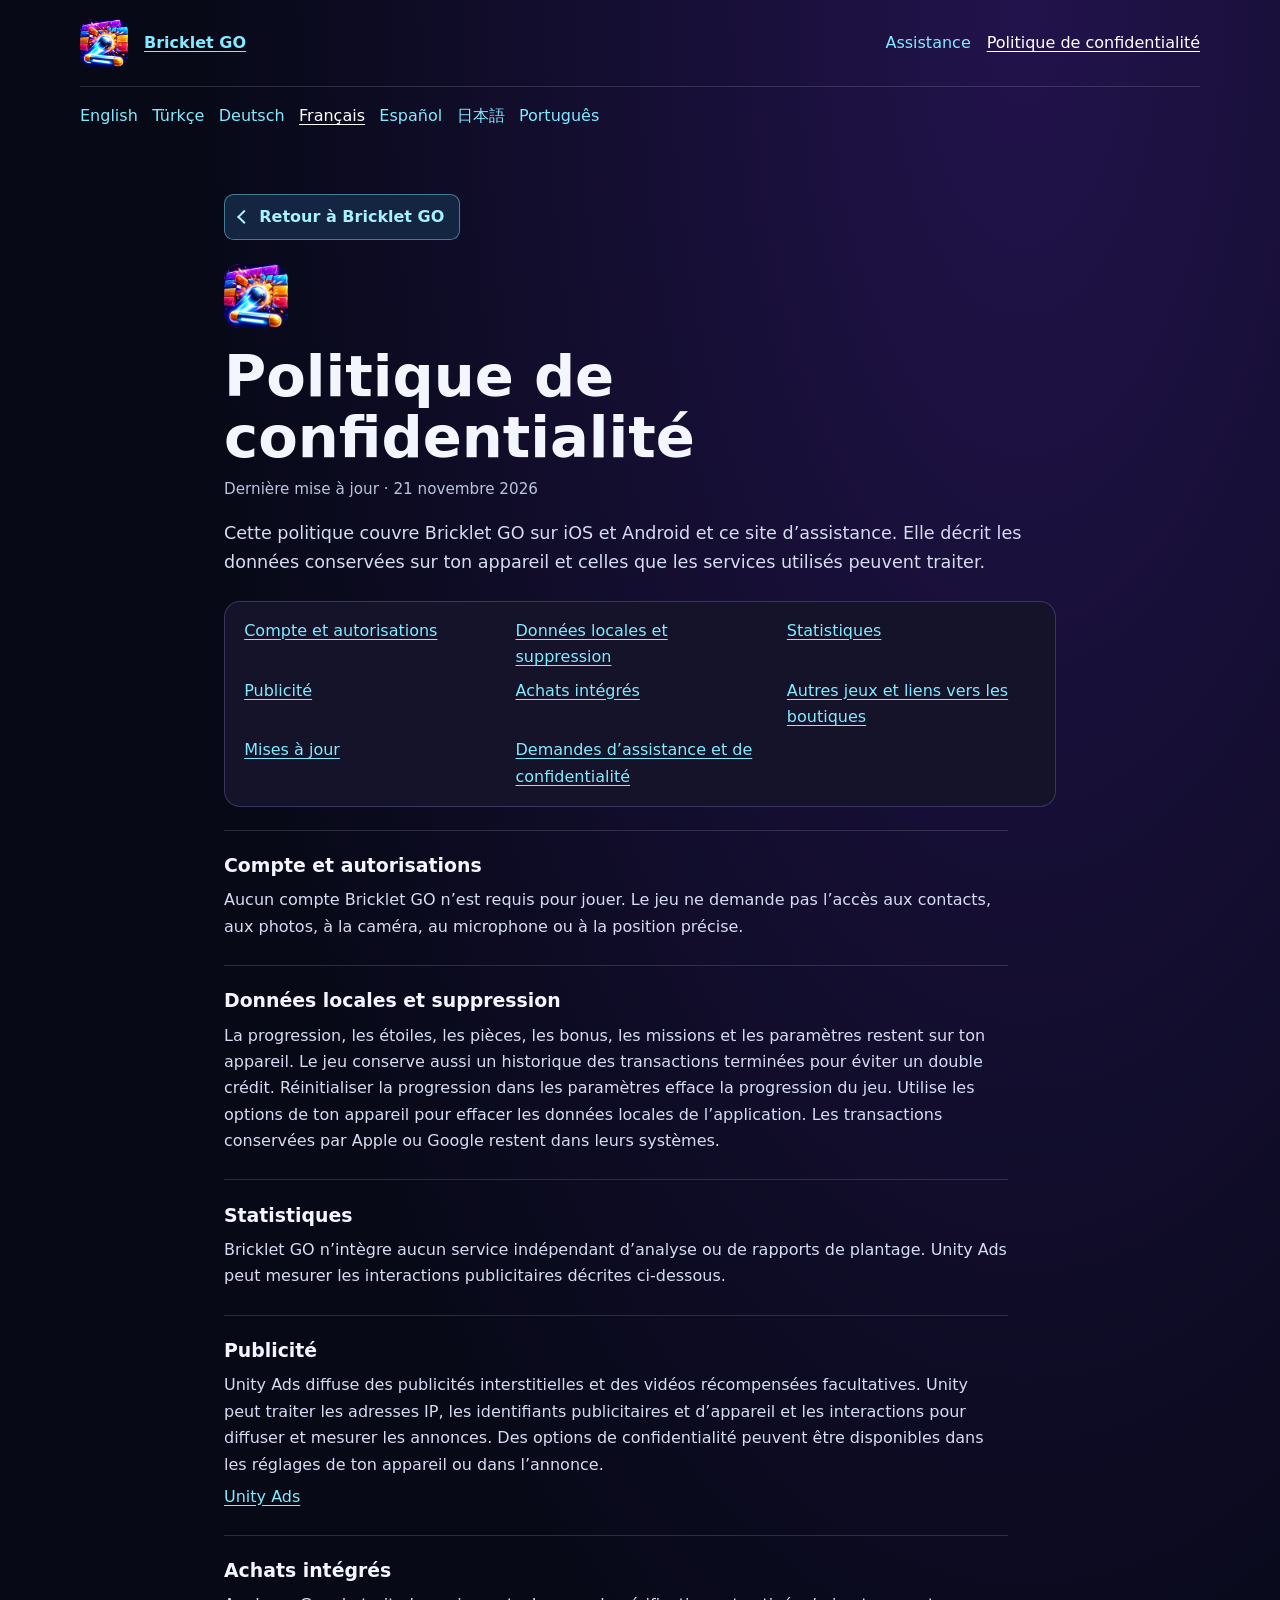
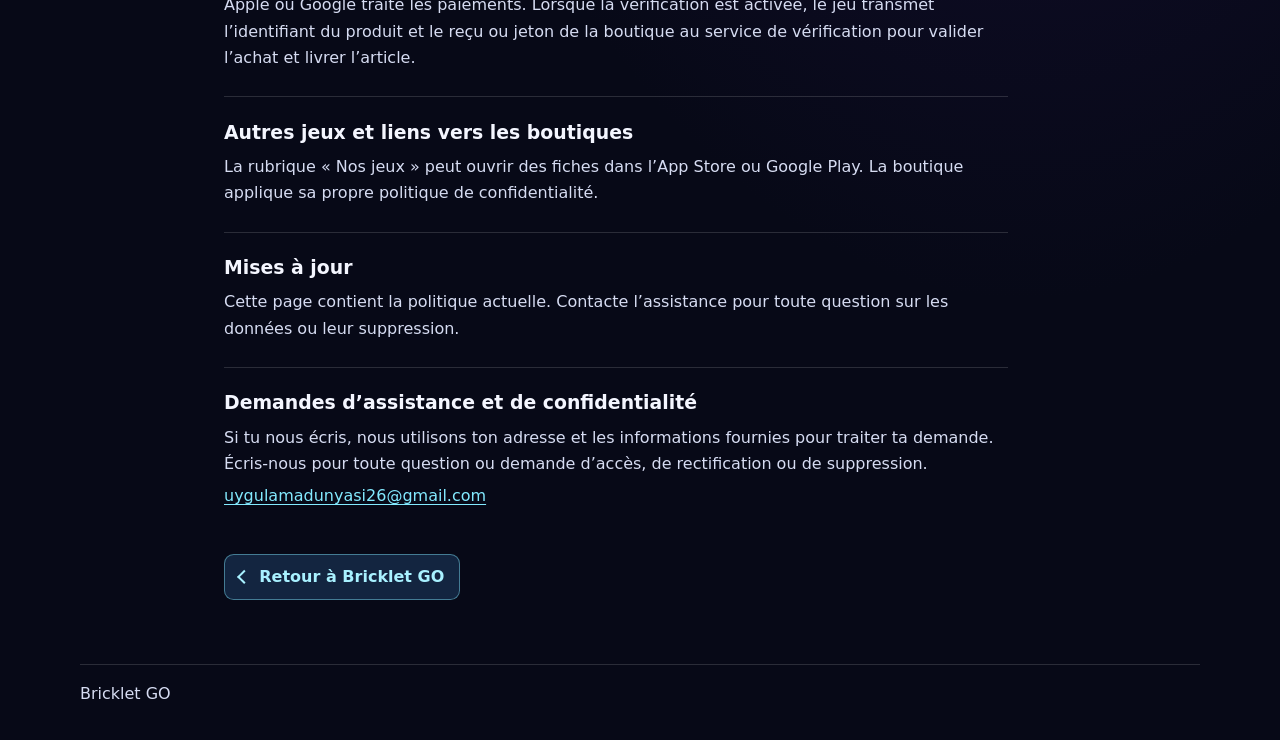
<file: fr-privacy.html>
<!doctype html>
<html lang="fr">
<head>
<meta charset="utf-8">
<meta name="viewport" content="width=device-width, initial-scale=1">
<title>Politique de confidentialité | Bricklet GO</title>
<link rel="icon" href="icon.jpg">
<link rel="stylesheet" href="style.css">
<style>
.privacy{max-width:52rem;margin-inline:auto}.privacy-back{display:inline-flex;align-items:center;gap:.6rem;border:1px solid #82eaff70;background:#132540;color:#a8f1ff;padding:.55rem .9rem;border-radius:.6rem;text-decoration:none;font-weight:700}.privacy-back::before{content:"";width:.52rem;height:.52rem;border:solid currentColor;border-width:0 0 2px 2px;transform:rotate(45deg)}.privacy-head{margin:1.5rem 0}.privacy-head img{border-radius:1rem}.privacy h1{font-size:clamp(2rem,6vw,3.6rem);margin:.6rem 0}.privacy .updated{color:#bac4df;font-size:.95rem}.privacy .intro{margin-top:1rem;font-size:1.1rem}.privacy-index{list-style:none;margin:1.4rem 0;padding:1rem 1.2rem;display:grid;grid-template-columns:repeat(auto-fit,minmax(min(100%,15rem),1fr));gap:.45rem 1.4rem;border:1px solid #ab9cff40;border-radius:1rem;background:#141329}.privacy section{padding:1.2rem 0;border-top:1px solid #ffffff24;scroll-margin-top:1rem}.privacy section h2{margin:0 0 .4rem}.privacy section a{overflow-wrap:anywhere}.privacy-end{margin-top:1.25rem}
</style></head>
<body><div class="wrap">
<header><a class="brand" href="fr-index.html"><img src="icon.jpg" width="48" height="48" alt="">Bricklet GO</a><nav><a href="fr-index.html">Assistance</a> <a href="fr-privacy.html" aria-current=page>Politique de confidentialité</a></nav></header>
<nav class="languages"><a href="privacy.html" lang="en" hreflang="en">English</a> <a href="tr-privacy.html" lang="tr" hreflang="tr">Türkçe</a> <a href="de-privacy.html" lang="de" hreflang="de">Deutsch</a> <a href="fr-privacy.html" lang="fr" hreflang="fr" aria-current=page>Français</a> <a href="es-privacy.html" lang="es" hreflang="es">Español</a> <a href="ja-privacy.html" lang="ja" hreflang="ja">日本語</a> <a href="pt-privacy.html" lang="pt" hreflang="pt">Português</a></nav>
<main class="privacy"><a class="privacy-back" href="fr-index.html">Retour à Bricklet GO</a><div class="privacy-head"><img src="icon.jpg" width="64" height="64" alt="Bricklet GO"><h1>Politique de confidentialité</h1><p class="updated">Dernière mise à jour · <time datetime="2026-11-21">21 novembre 2026</time></p><p class="intro">Cette politique couvre Bricklet GO sur iOS et Android et ce site d’assistance. Elle décrit les données conservées sur ton appareil et celles que les services utilisés peuvent traiter.</p></div><ul class="privacy-index"><li><a href="#account">Compte et autorisations</a></li><li><a href="#local-data">Données locales et suppression</a></li><li><a href="#analytics">Statistiques</a></li><li><a href="#ads">Publicité</a></li><li><a href="#purchases">Achats intégrés</a></li><li><a href="#stores">Autres jeux et liens vers les boutiques</a></li><li><a href="#changes">Mises à jour</a></li><li><a href="#contact">Demandes d’assistance et de confidentialité</a></li></ul><article><section id="account"><h2>Compte et autorisations</h2><p>Aucun compte Bricklet GO n’est requis pour jouer. Le jeu ne demande pas l’accès aux contacts, aux photos, à la caméra, au microphone ou à la position précise.</p></section><section id="local-data"><h2>Données locales et suppression</h2><p>La progression, les étoiles, les pièces, les bonus, les missions et les paramètres restent sur ton appareil. Le jeu conserve aussi un historique des transactions terminées pour éviter un double crédit. Réinitialiser la progression dans les paramètres efface la progression du jeu. Utilise les options de ton appareil pour effacer les données locales de l’application. Les transactions conservées par Apple ou Google restent dans leurs systèmes.</p></section><section id="analytics"><h2>Statistiques</h2><p>Bricklet GO n’intègre aucun service indépendant d’analyse ou de rapports de plantage. Unity Ads peut mesurer les interactions publicitaires décrites ci-dessous.</p></section><section id="ads"><h2>Publicité</h2><p>Unity Ads diffuse des publicités interstitielles et des vidéos récompensées facultatives. Unity peut traiter les adresses IP, les identifiants publicitaires et d’appareil et les interactions pour diffuser et mesurer les annonces. Des options de confidentialité peuvent être disponibles dans les réglages de ton appareil ou dans l’annonce.</p><p><a href="https://unity.com/legal/game-player-and-app-user-privacy-policy">Unity Ads</a></p></section><section id="purchases"><h2>Achats intégrés</h2><p>Apple ou Google traite les paiements. Lorsque la vérification est activée, le jeu transmet l’identifiant du produit et le reçu ou jeton de la boutique au service de vérification pour valider l’achat et livrer l’article.</p></section><section id="stores"><h2>Autres jeux et liens vers les boutiques</h2><p>La rubrique « Nos jeux » peut ouvrir des fiches dans l’App Store ou Google Play. La boutique applique sa propre politique de confidentialité.</p></section><section id="changes"><h2>Mises à jour</h2><p>Cette page contient la politique actuelle. Contacte l’assistance pour toute question sur les données ou leur suppression.</p></section><section id="contact"><h2>Demandes d’assistance et de confidentialité</h2><p>Si tu nous écris, nous utilisons ton adresse et les informations fournies pour traiter ta demande. Écris-nous pour toute question ou demande d’accès, de rectification ou de suppression.</p><p><a href="mailto:uygulamadunyasi26@gmail.com">uygulamadunyasi26@gmail.com</a></p></section></article><div class="privacy-end"><a class="privacy-back" href="fr-index.html">Retour à Bricklet GO</a></div></main>
<footer>Bricklet GO</footer>
</div></body>
</html>
</file>
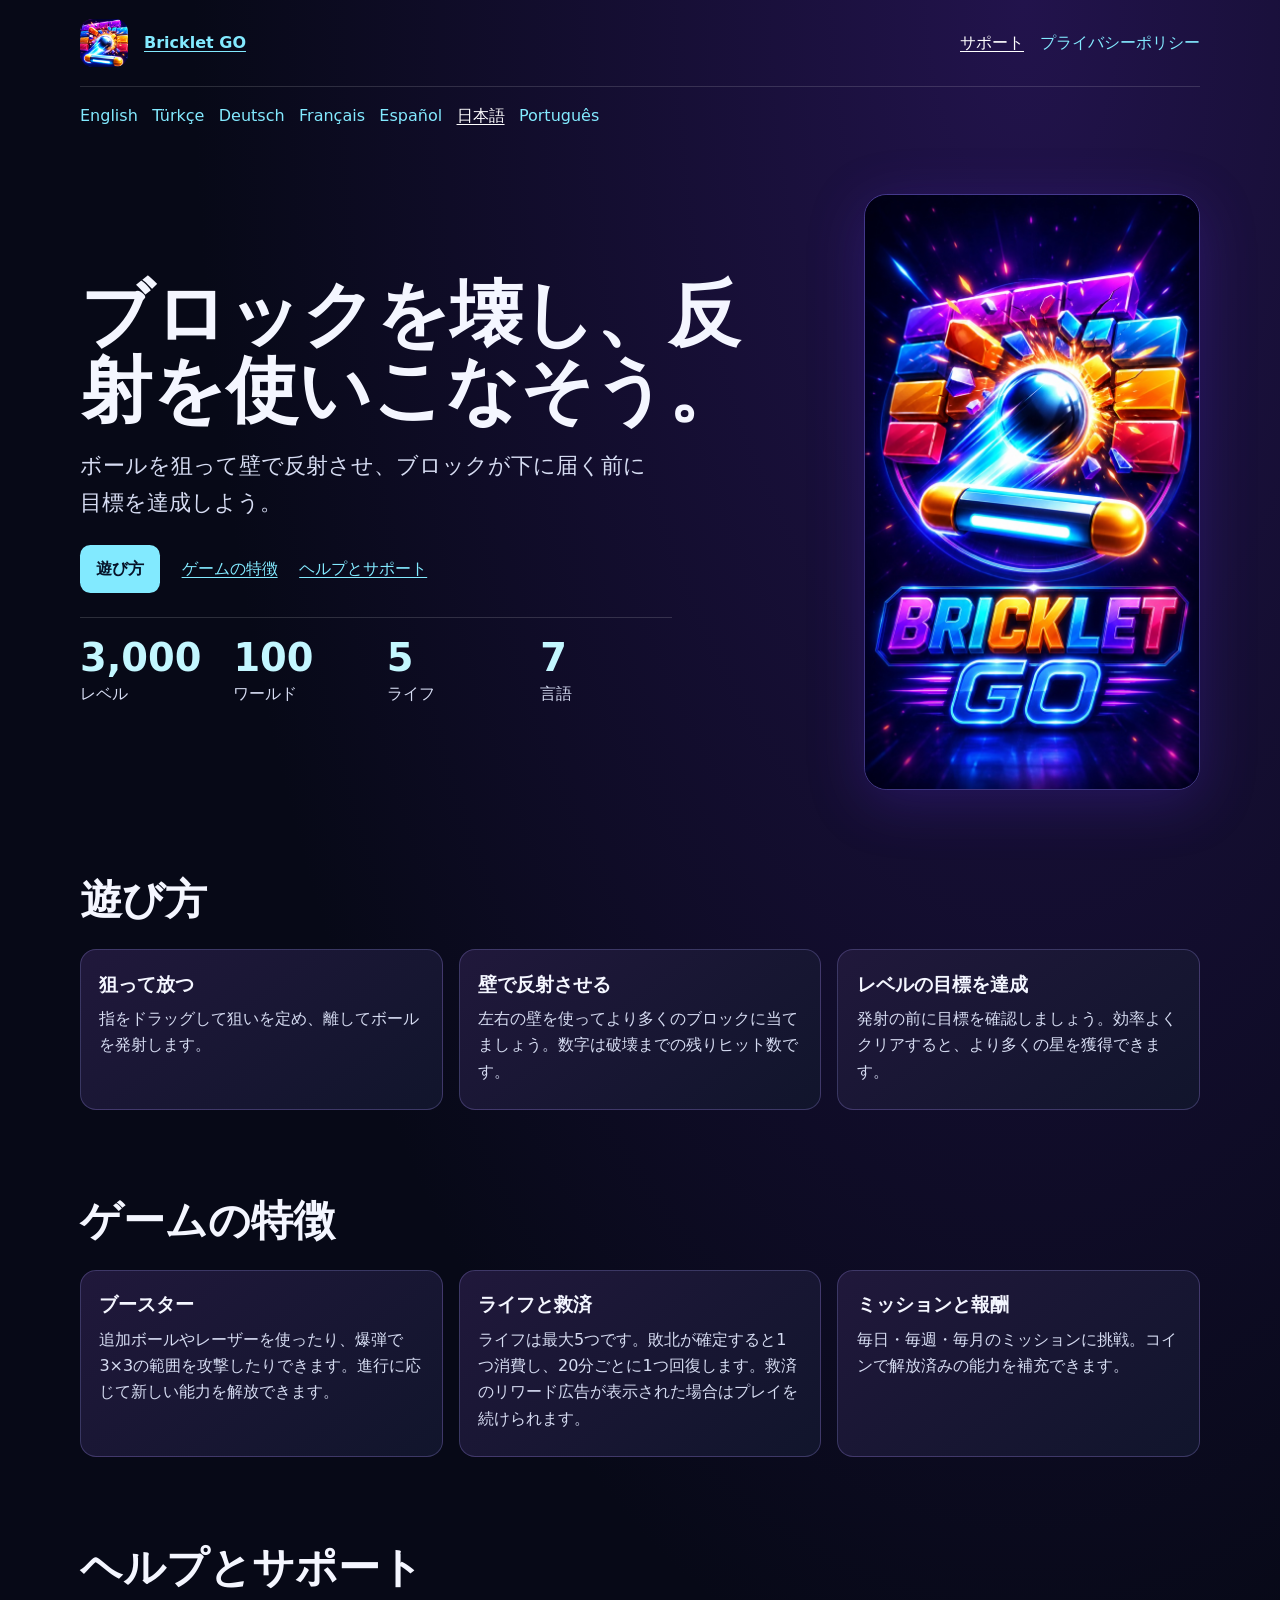
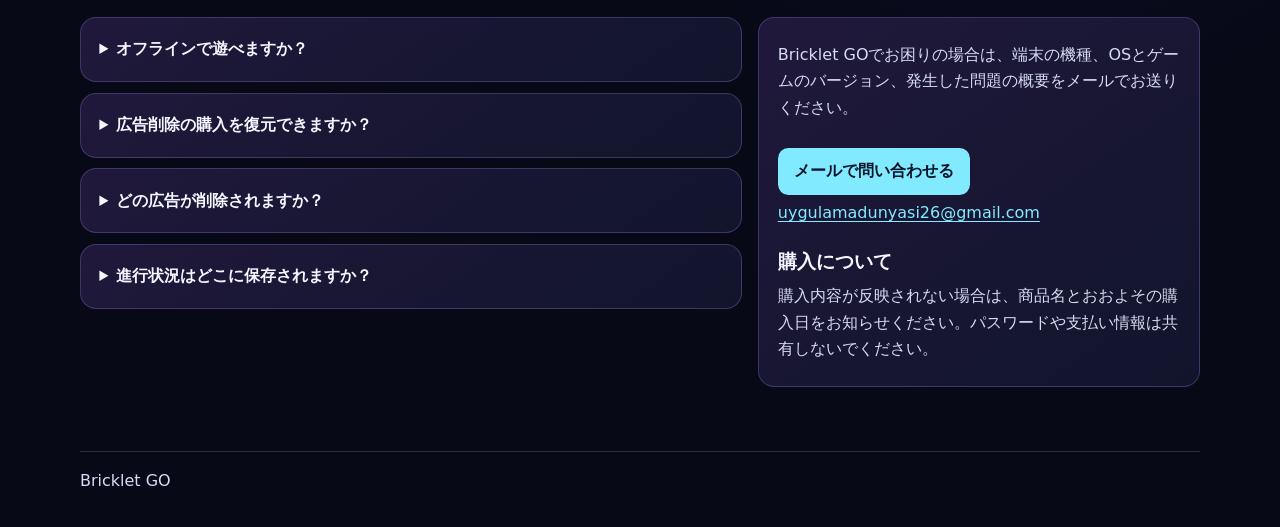
<file: ja-index.html>
<!doctype html>
<html lang="ja">
<head>
<meta charset="utf-8">
<meta name="viewport" content="width=device-width, initial-scale=1">
<title>サポート | Bricklet GO</title>
<link rel="icon" href="icon.jpg">
<link rel="stylesheet" href="style.css">
</head>
<body><div class="wrap">
<header><a class="brand" href="ja-index.html"><img src="icon.jpg" width="48" height="48" alt="">Bricklet GO</a><nav><a href="ja-index.html" aria-current=page>サポート</a> <a href="ja-privacy.html">プライバシーポリシー</a></nav></header>
<nav class="languages"><a href="index.html" lang="en" hreflang="en">English</a> <a href="tr-index.html" lang="tr" hreflang="tr">Türkçe</a> <a href="de-index.html" lang="de" hreflang="de">Deutsch</a> <a href="fr-index.html" lang="fr" hreflang="fr">Français</a> <a href="es-index.html" lang="es" hreflang="es">Español</a> <a href="ja-index.html" lang="ja" hreflang="ja" aria-current=page>日本語</a> <a href="pt-index.html" lang="pt" hreflang="pt">Português</a></nav>
<main id="top">
<section class="grid hero"><div><h1>ブロックを壊し、反射を使いこなそう。</h1><p class="lead">ボールを狙って壁で反射させ、ブロックが下に届く前に目標を達成しよう。</p><div class="actions"><a class="cta" href="#how-to-play">遊び方</a><a href="#features">ゲームの特徴</a><a href="#support">ヘルプとサポート</a></div><div class="stats"><div><strong>3,000</strong><span>レベル</span></div><div><strong>100</strong><span>ワールド</span></div><div><strong>5</strong><span>ライフ</span></div><div><strong>7</strong><span>言語</span></div></div></div><img class="art" src="splash.jpg" width="675" height="1200" alt="Bricklet GO"></section>
<section class="band" id="how-to-play"><h2>遊び方</h2><div class="cards"><article class="tile"><h3>狙って放つ</h3><p>指をドラッグして狙いを定め、離してボールを発射します。</p></article><article class="tile"><h3>壁で反射させる</h3><p>左右の壁を使ってより多くのブロックに当てましょう。数字は破壊までの残りヒット数です。</p></article><article class="tile"><h3>レベルの目標を達成</h3><p>発射の前に目標を確認しましょう。効率よくクリアすると、より多くの星を獲得できます。</p></article></div></section>
<section class="band" id="features"><h2>ゲームの特徴</h2><div class="cards"><article class="tile"><h3>ブースター</h3><p>追加ボールやレーザーを使ったり、爆弾で3×3の範囲を攻撃したりできます。進行に応じて新しい能力を解放できます。</p></article><article class="tile"><h3>ライフと救済</h3><p>ライフは最大5つです。敗北が確定すると1つ消費し、20分ごとに1つ回復します。救済のリワード広告が表示された場合はプレイを続けられます。</p></article><article class="tile"><h3>ミッションと報酬</h3><p>毎日・毎週・毎月のミッションに挑戦。コインで解放済みの能力を補充できます。</p></article></div></section>
<section class="band" id="support"><h2>ヘルプとサポート</h2><div class="support-grid"><div><details><summary>オフラインで遊べますか？</summary><p>レベルはオフラインで遊べます。広告とストアにはインターネット接続が必要です。</p></details><details><summary>広告削除の購入を復元できますか？</summary><p>購入時と同じストアアカウントで、ゲーム内ストアの購入復元をお試しください。コインパックは消耗型アイテムです。</p></details><details><summary>どの広告が削除されますか？</summary><p>全画面のインタースティシャル広告が削除されます。リワード広告は引き続き任意で視聴できます。</p></details><details><summary>進行状況はどこに保存されますか？</summary><p>端末に保存されます。クラウドでの移行には対応していません。設定からリセットしてレベル1に戻れます。</p></details></div><div class="tile contact"><p>Bricklet GOでお困りの場合は、端末の機種、OSとゲームのバージョン、発生した問題の概要をメールでお送りください。</p><a class="cta" href="mailto:uygulamadunyasi26@gmail.com">メールで問い合わせる</a><p><a href="mailto:uygulamadunyasi26@gmail.com">uygulamadunyasi26@gmail.com</a></p><h2>購入について</h2><p>購入内容が反映されない場合は、商品名とおおよその購入日をお知らせください。パスワードや支払い情報は共有しないでください。</p></div></div></section>
</main>
<footer>Bricklet GO</footer>
</div></body>
</html>
</file>
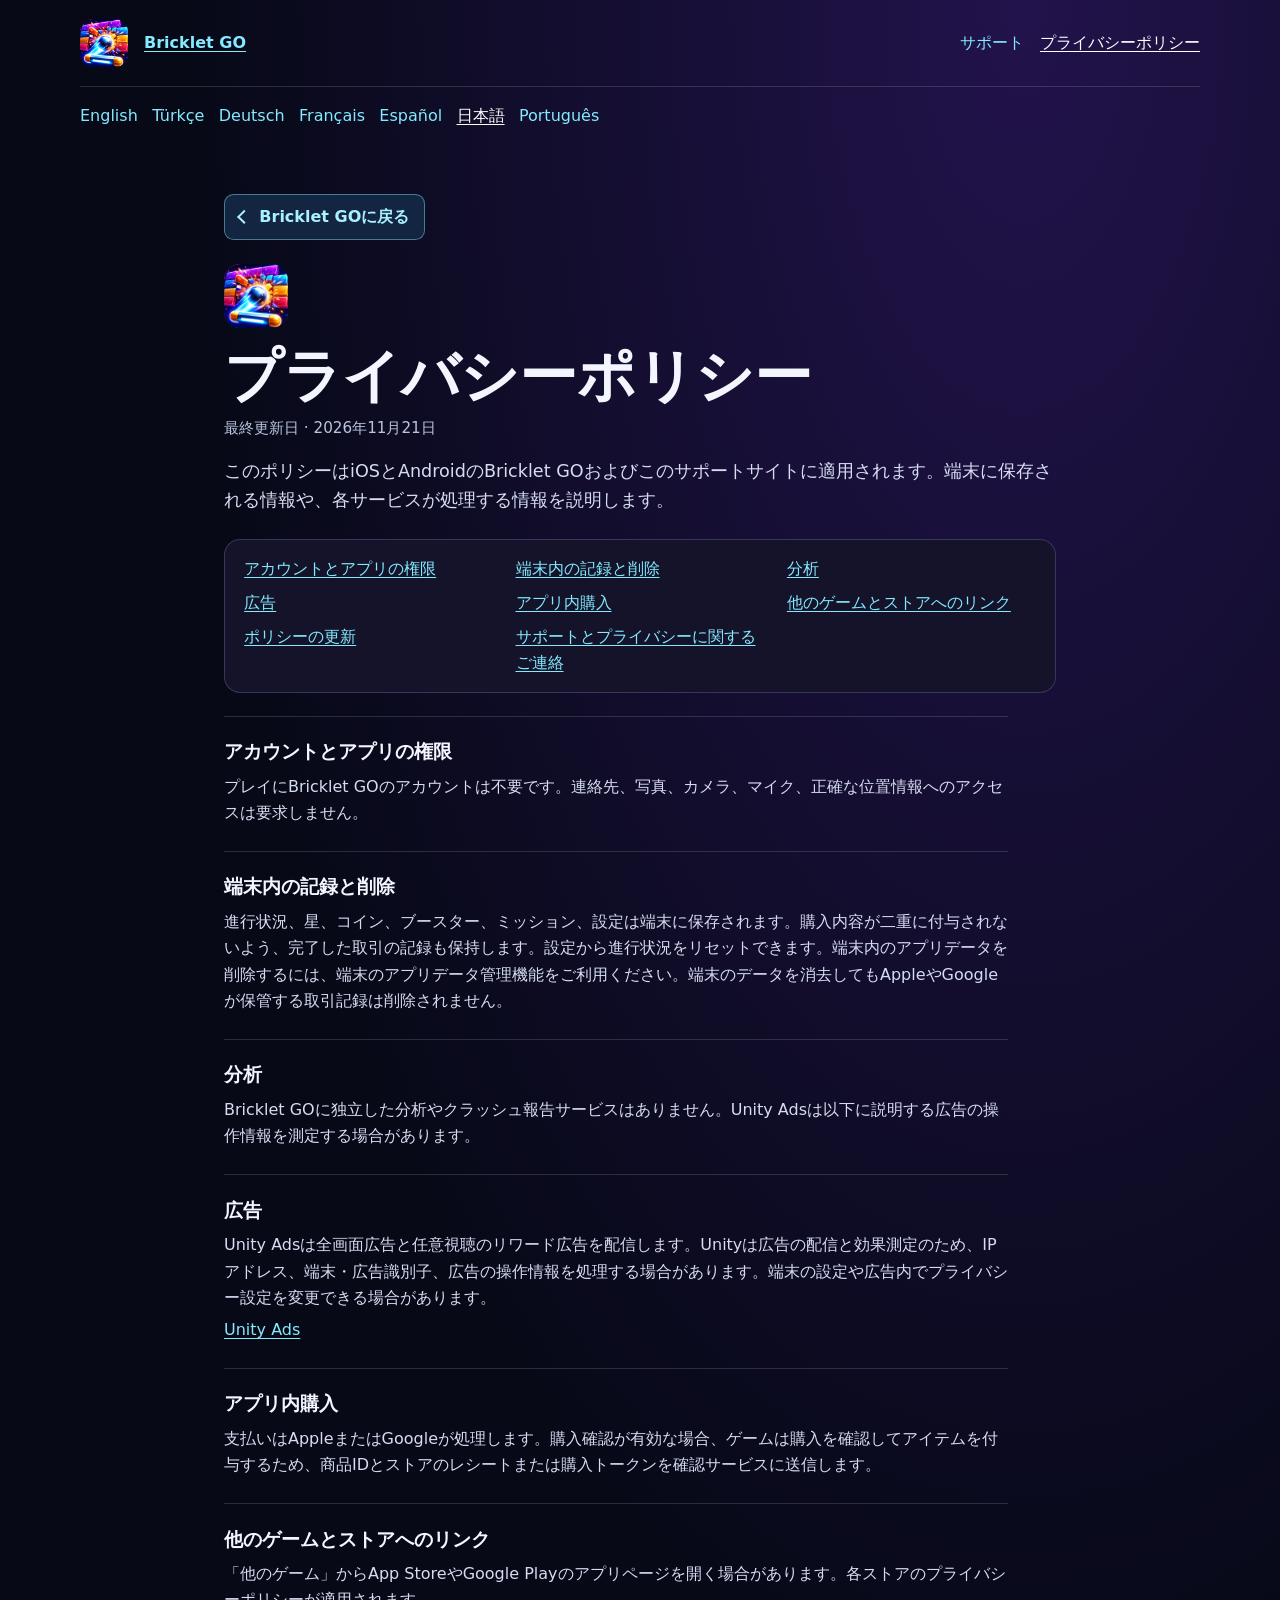
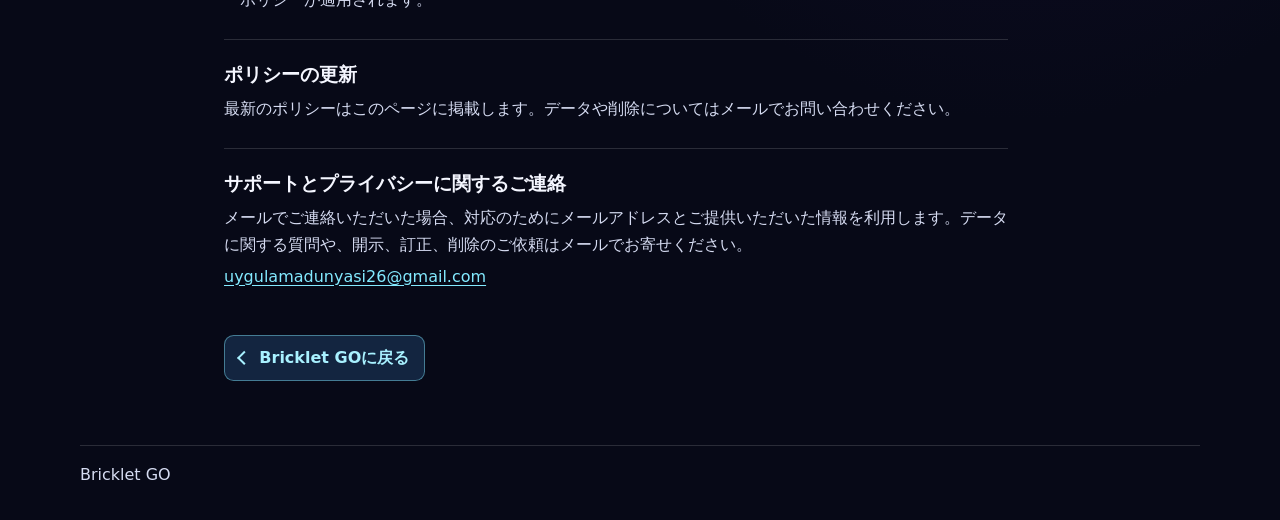
<file: ja-privacy.html>
<!doctype html>
<html lang="ja">
<head>
<meta charset="utf-8">
<meta name="viewport" content="width=device-width, initial-scale=1">
<title>プライバシーポリシー | Bricklet GO</title>
<link rel="icon" href="icon.jpg">
<link rel="stylesheet" href="style.css">
<style>
.privacy{max-width:52rem;margin-inline:auto}.privacy-back{display:inline-flex;align-items:center;gap:.6rem;border:1px solid #82eaff70;background:#132540;color:#a8f1ff;padding:.55rem .9rem;border-radius:.6rem;text-decoration:none;font-weight:700}.privacy-back::before{content:"";width:.52rem;height:.52rem;border:solid currentColor;border-width:0 0 2px 2px;transform:rotate(45deg)}.privacy-head{margin:1.5rem 0}.privacy-head img{border-radius:1rem}.privacy h1{font-size:clamp(2rem,6vw,3.6rem);margin:.6rem 0}.privacy .updated{color:#bac4df;font-size:.95rem}.privacy .intro{margin-top:1rem;font-size:1.1rem}.privacy-index{list-style:none;margin:1.4rem 0;padding:1rem 1.2rem;display:grid;grid-template-columns:repeat(auto-fit,minmax(min(100%,15rem),1fr));gap:.45rem 1.4rem;border:1px solid #ab9cff40;border-radius:1rem;background:#141329}.privacy section{padding:1.2rem 0;border-top:1px solid #ffffff24;scroll-margin-top:1rem}.privacy section h2{margin:0 0 .4rem}.privacy section a{overflow-wrap:anywhere}.privacy-end{margin-top:1.25rem}
</style></head>
<body><div class="wrap">
<header><a class="brand" href="ja-index.html"><img src="icon.jpg" width="48" height="48" alt="">Bricklet GO</a><nav><a href="ja-index.html">サポート</a> <a href="ja-privacy.html" aria-current=page>プライバシーポリシー</a></nav></header>
<nav class="languages"><a href="privacy.html" lang="en" hreflang="en">English</a> <a href="tr-privacy.html" lang="tr" hreflang="tr">Türkçe</a> <a href="de-privacy.html" lang="de" hreflang="de">Deutsch</a> <a href="fr-privacy.html" lang="fr" hreflang="fr">Français</a> <a href="es-privacy.html" lang="es" hreflang="es">Español</a> <a href="ja-privacy.html" lang="ja" hreflang="ja" aria-current=page>日本語</a> <a href="pt-privacy.html" lang="pt" hreflang="pt">Português</a></nav>
<main class="privacy"><a class="privacy-back" href="ja-index.html">Bricklet GOに戻る</a><div class="privacy-head"><img src="icon.jpg" width="64" height="64" alt="Bricklet GO"><h1>プライバシーポリシー</h1><p class="updated">最終更新日 · <time datetime="2026-11-21">2026年11月21日</time></p><p class="intro">このポリシーはiOSとAndroidのBricklet GOおよびこのサポートサイトに適用されます。端末に保存される情報や、各サービスが処理する情報を説明します。</p></div><ul class="privacy-index"><li><a href="#account">アカウントとアプリの権限</a></li><li><a href="#local-data">端末内の記録と削除</a></li><li><a href="#analytics">分析</a></li><li><a href="#ads">広告</a></li><li><a href="#purchases">アプリ内購入</a></li><li><a href="#stores">他のゲームとストアへのリンク</a></li><li><a href="#changes">ポリシーの更新</a></li><li><a href="#contact">サポートとプライバシーに関するご連絡</a></li></ul><article><section id="account"><h2>アカウントとアプリの権限</h2><p>プレイにBricklet GOのアカウントは不要です。連絡先、写真、カメラ、マイク、正確な位置情報へのアクセスは要求しません。</p></section><section id="local-data"><h2>端末内の記録と削除</h2><p>進行状況、星、コイン、ブースター、ミッション、設定は端末に保存されます。購入内容が二重に付与されないよう、完了した取引の記録も保持します。設定から進行状況をリセットできます。端末内のアプリデータを削除するには、端末のアプリデータ管理機能をご利用ください。端末のデータを消去してもAppleやGoogleが保管する取引記録は削除されません。</p></section><section id="analytics"><h2>分析</h2><p>Bricklet GOに独立した分析やクラッシュ報告サービスはありません。Unity Adsは以下に説明する広告の操作情報を測定する場合があります。</p></section><section id="ads"><h2>広告</h2><p>Unity Adsは全画面広告と任意視聴のリワード広告を配信します。Unityは広告の配信と効果測定のため、IPアドレス、端末・広告識別子、広告の操作情報を処理する場合があります。端末の設定や広告内でプライバシー設定を変更できる場合があります。</p><p><a href="https://unity.com/legal/game-player-and-app-user-privacy-policy">Unity Ads</a></p></section><section id="purchases"><h2>アプリ内購入</h2><p>支払いはAppleまたはGoogleが処理します。購入確認が有効な場合、ゲームは購入を確認してアイテムを付与するため、商品IDとストアのレシートまたは購入トークンを確認サービスに送信します。</p></section><section id="stores"><h2>他のゲームとストアへのリンク</h2><p>「他のゲーム」からApp StoreやGoogle Playのアプリページを開く場合があります。各ストアのプライバシーポリシーが適用されます。</p></section><section id="changes"><h2>ポリシーの更新</h2><p>最新のポリシーはこのページに掲載します。データや削除についてはメールでお問い合わせください。</p></section><section id="contact"><h2>サポートとプライバシーに関するご連絡</h2><p>メールでご連絡いただいた場合、対応のためにメールアドレスとご提供いただいた情報を利用します。データに関する質問や、開示、訂正、削除のご依頼はメールでお寄せください。</p><p><a href="mailto:uygulamadunyasi26@gmail.com">uygulamadunyasi26@gmail.com</a></p></section></article><div class="privacy-end"><a class="privacy-back" href="ja-index.html">Bricklet GOに戻る</a></div></main>
<footer>Bricklet GO</footer>
</div></body>
</html>
</file>
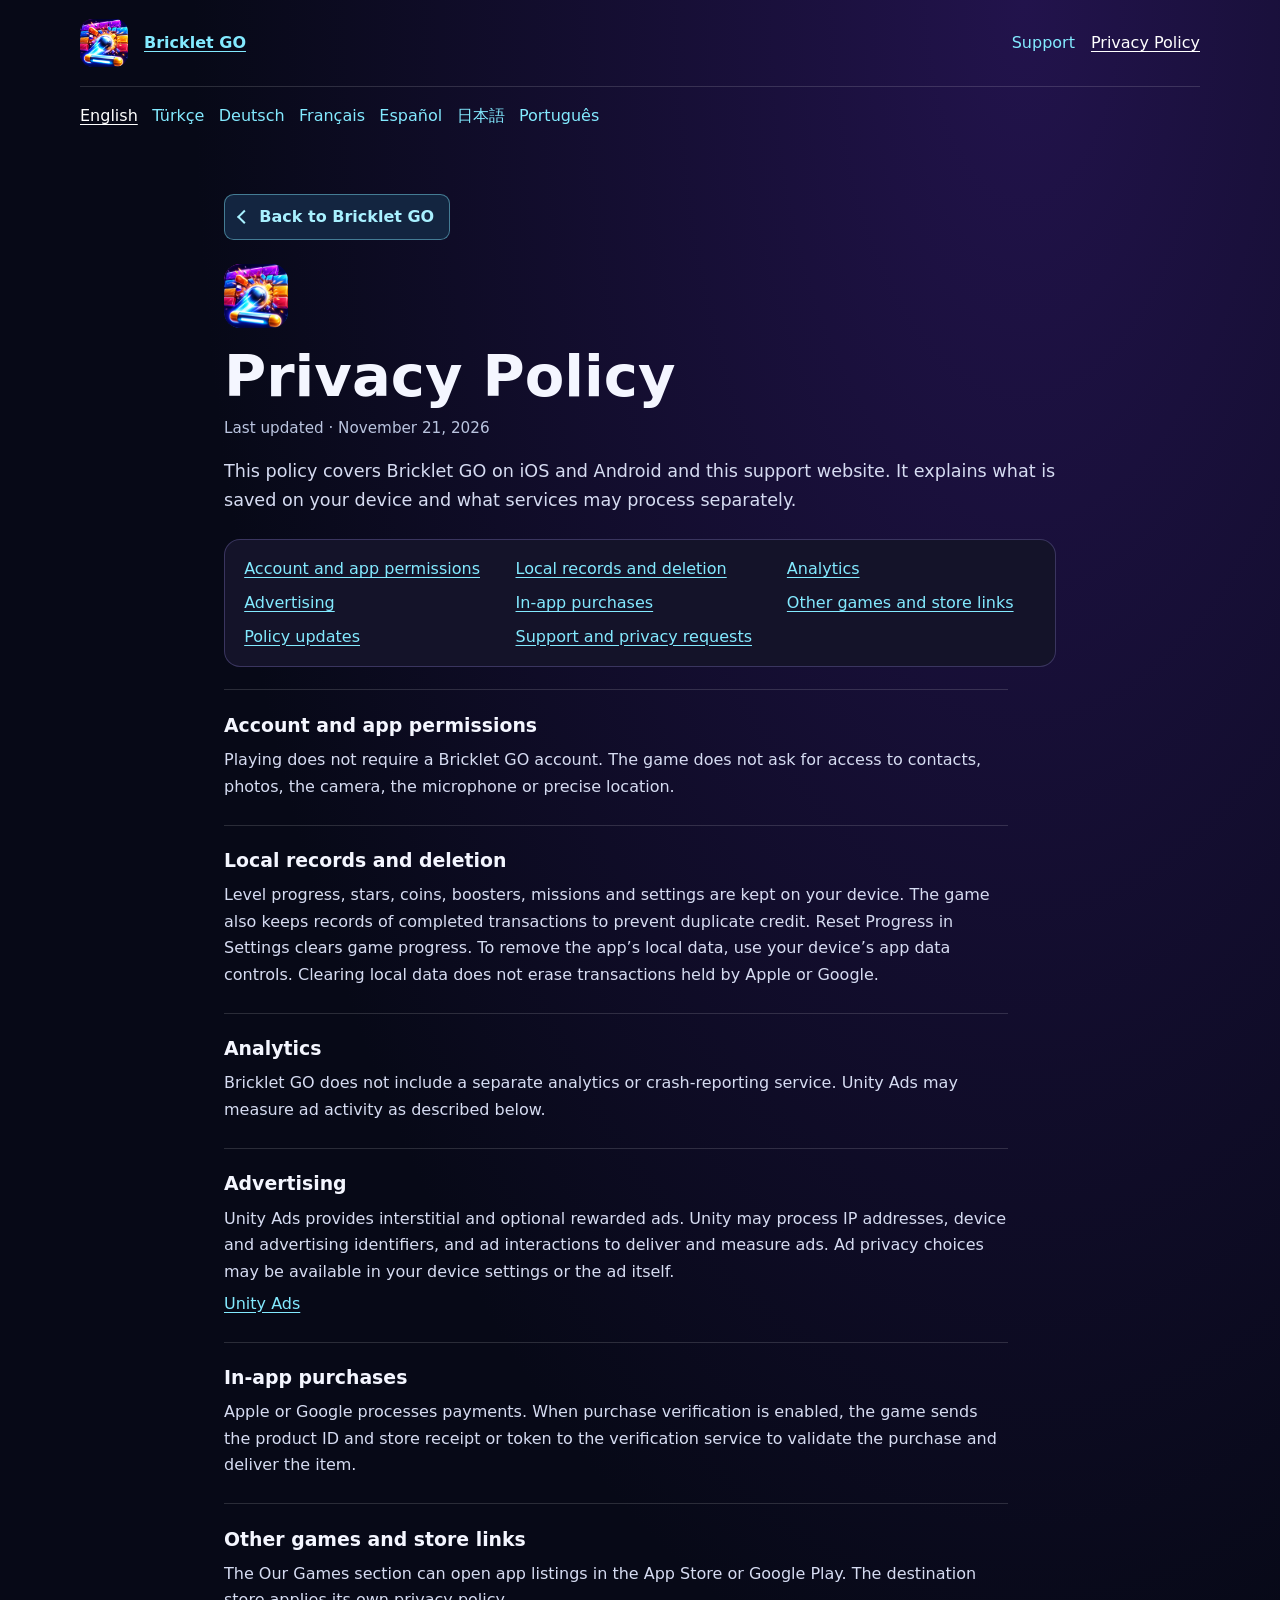
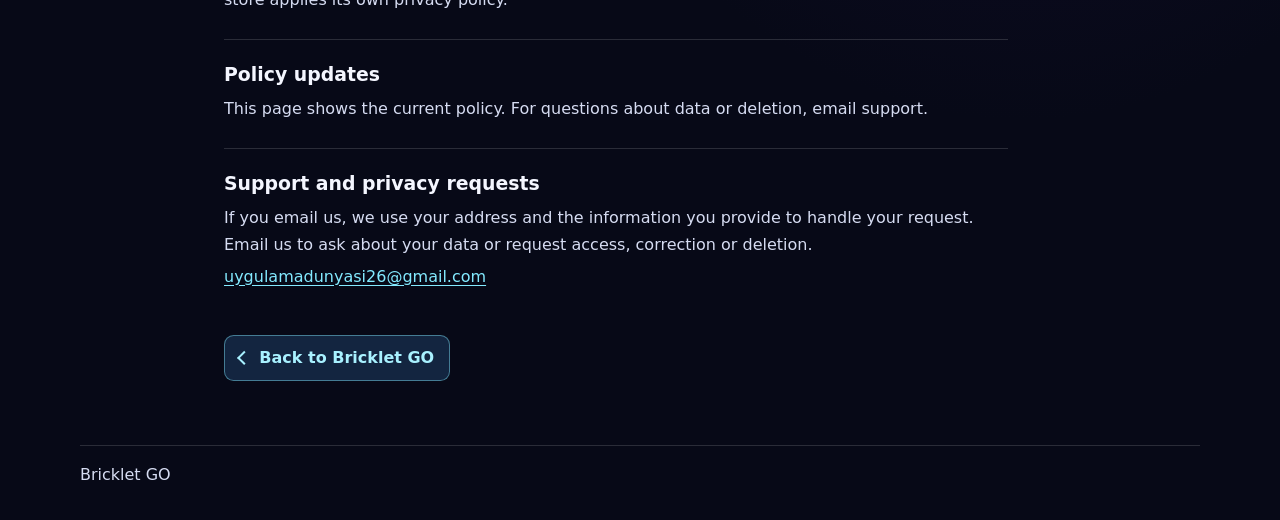
<file: privacy.html>
<!doctype html>
<html lang="en">
<head>
<meta charset="utf-8">
<meta name="viewport" content="width=device-width, initial-scale=1">
<title>Privacy Policy | Bricklet GO</title>
<link rel="icon" href="icon.jpg">
<link rel="stylesheet" href="style.css">
<style>
.privacy{max-width:52rem;margin-inline:auto}.privacy-back{display:inline-flex;align-items:center;gap:.6rem;border:1px solid #82eaff70;background:#132540;color:#a8f1ff;padding:.55rem .9rem;border-radius:.6rem;text-decoration:none;font-weight:700}.privacy-back::before{content:"";width:.52rem;height:.52rem;border:solid currentColor;border-width:0 0 2px 2px;transform:rotate(45deg)}.privacy-head{margin:1.5rem 0}.privacy-head img{border-radius:1rem}.privacy h1{font-size:clamp(2rem,6vw,3.6rem);margin:.6rem 0}.privacy .updated{color:#bac4df;font-size:.95rem}.privacy .intro{margin-top:1rem;font-size:1.1rem}.privacy-index{list-style:none;margin:1.4rem 0;padding:1rem 1.2rem;display:grid;grid-template-columns:repeat(auto-fit,minmax(min(100%,15rem),1fr));gap:.45rem 1.4rem;border:1px solid #ab9cff40;border-radius:1rem;background:#141329}.privacy section{padding:1.2rem 0;border-top:1px solid #ffffff24;scroll-margin-top:1rem}.privacy section h2{margin:0 0 .4rem}.privacy section a{overflow-wrap:anywhere}.privacy-end{margin-top:1.25rem}
</style></head>
<body><div class="wrap">
<header><a class="brand" href="index.html"><img src="icon.jpg" width="48" height="48" alt="">Bricklet GO</a><nav><a href="index.html">Support</a> <a href="privacy.html" aria-current=page>Privacy Policy</a></nav></header>
<nav class="languages"><a href="privacy.html" lang="en" hreflang="en" aria-current=page>English</a> <a href="tr-privacy.html" lang="tr" hreflang="tr">Türkçe</a> <a href="de-privacy.html" lang="de" hreflang="de">Deutsch</a> <a href="fr-privacy.html" lang="fr" hreflang="fr">Français</a> <a href="es-privacy.html" lang="es" hreflang="es">Español</a> <a href="ja-privacy.html" lang="ja" hreflang="ja">日本語</a> <a href="pt-privacy.html" lang="pt" hreflang="pt">Português</a></nav>
<main class="privacy"><a class="privacy-back" href="index.html">Back to Bricklet GO</a><div class="privacy-head"><img src="icon.jpg" width="64" height="64" alt="Bricklet GO"><h1>Privacy Policy</h1><p class="updated">Last updated · <time datetime="2026-11-21">November 21, 2026</time></p><p class="intro">This policy covers Bricklet GO on iOS and Android and this support website. It explains what is saved on your device and what services may process separately.</p></div><ul class="privacy-index"><li><a href="#account">Account and app permissions</a></li><li><a href="#local-data">Local records and deletion</a></li><li><a href="#analytics">Analytics</a></li><li><a href="#ads">Advertising</a></li><li><a href="#purchases">In-app purchases</a></li><li><a href="#stores">Other games and store links</a></li><li><a href="#changes">Policy updates</a></li><li><a href="#contact">Support and privacy requests</a></li></ul><article><section id="account"><h2>Account and app permissions</h2><p>Playing does not require a Bricklet GO account. The game does not ask for access to contacts, photos, the camera, the microphone or precise location.</p></section><section id="local-data"><h2>Local records and deletion</h2><p>Level progress, stars, coins, boosters, missions and settings are kept on your device. The game also keeps records of completed transactions to prevent duplicate credit. Reset Progress in Settings clears game progress. To remove the app’s local data, use your device’s app data controls. Clearing local data does not erase transactions held by Apple or Google.</p></section><section id="analytics"><h2>Analytics</h2><p>Bricklet GO does not include a separate analytics or crash-reporting service. Unity Ads may measure ad activity as described below.</p></section><section id="ads"><h2>Advertising</h2><p>Unity Ads provides interstitial and optional rewarded ads. Unity may process IP addresses, device and advertising identifiers, and ad interactions to deliver and measure ads. Ad privacy choices may be available in your device settings or the ad itself.</p><p><a href="https://unity.com/legal/game-player-and-app-user-privacy-policy">Unity Ads</a></p></section><section id="purchases"><h2>In-app purchases</h2><p>Apple or Google processes payments. When purchase verification is enabled, the game sends the product ID and store receipt or token to the verification service to validate the purchase and deliver the item.</p></section><section id="stores"><h2>Other games and store links</h2><p>The Our Games section can open app listings in the App Store or Google Play. The destination store applies its own privacy policy.</p></section><section id="changes"><h2>Policy updates</h2><p>This page shows the current policy. For questions about data or deletion, email support.</p></section><section id="contact"><h2>Support and privacy requests</h2><p>If you email us, we use your address and the information you provide to handle your request. Email us to ask about your data or request access, correction or deletion.</p><p><a href="mailto:uygulamadunyasi26@gmail.com">uygulamadunyasi26@gmail.com</a></p></section></article><div class="privacy-end"><a class="privacy-back" href="index.html">Back to Bricklet GO</a></div></main>
<footer>Bricklet GO</footer>
</div></body>
</html>
</file>
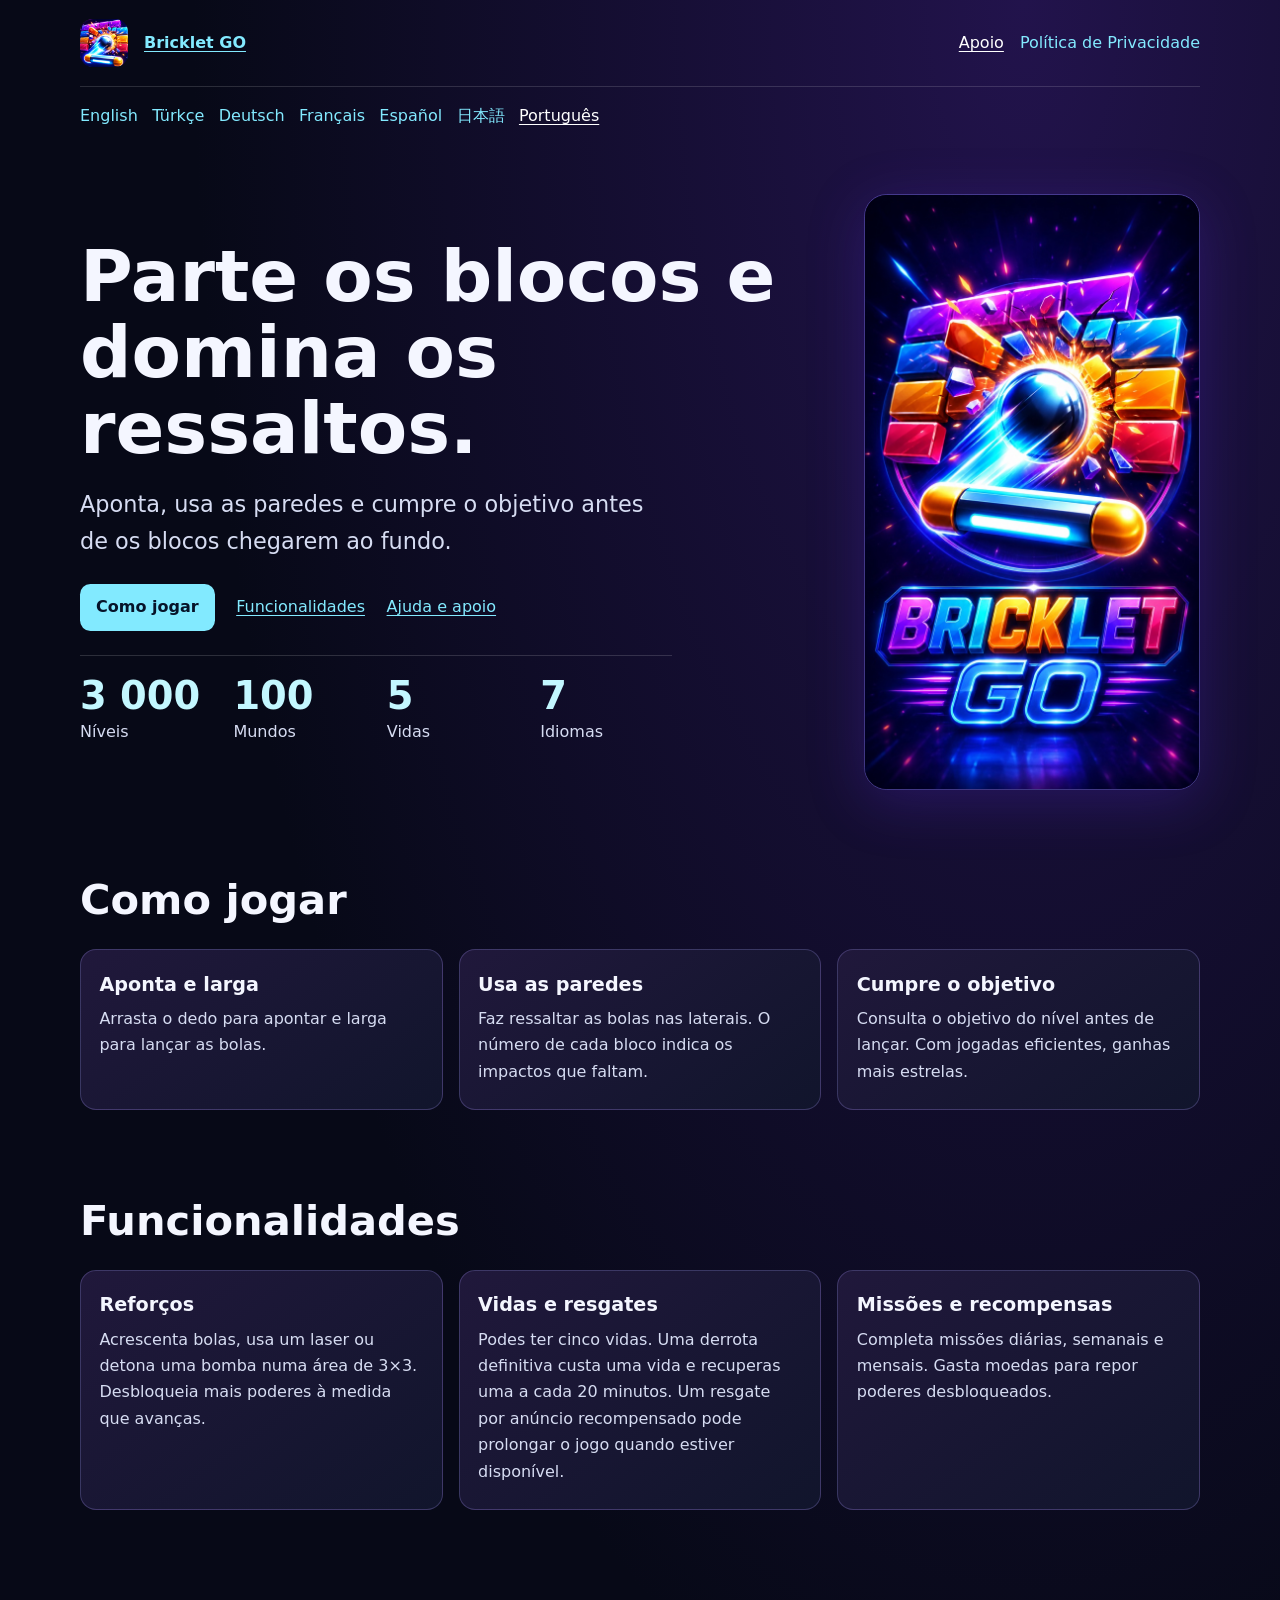
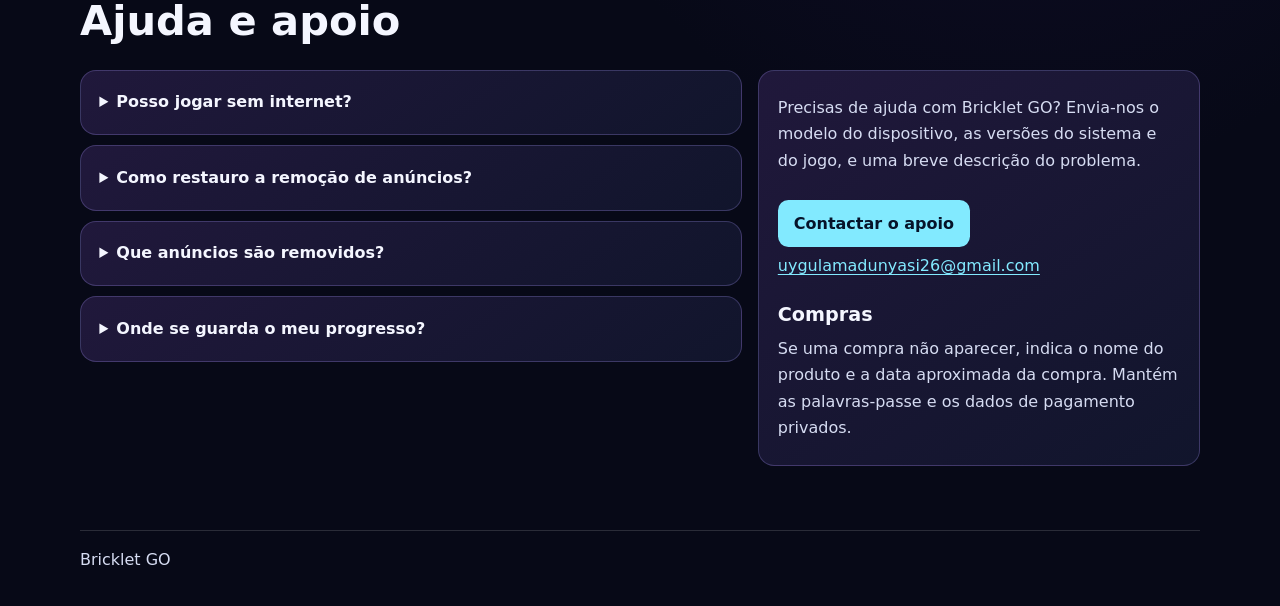
<file: pt-index.html>
<!doctype html>
<html lang="pt">
<head>
<meta charset="utf-8">
<meta name="viewport" content="width=device-width, initial-scale=1">
<title>Apoio | Bricklet GO</title>
<link rel="icon" href="icon.jpg">
<link rel="stylesheet" href="style.css">
</head>
<body><div class="wrap">
<header><a class="brand" href="pt-index.html"><img src="icon.jpg" width="48" height="48" alt="">Bricklet GO</a><nav><a href="pt-index.html" aria-current=page>Apoio</a> <a href="pt-privacy.html">Política de Privacidade</a></nav></header>
<nav class="languages"><a href="index.html" lang="en" hreflang="en">English</a> <a href="tr-index.html" lang="tr" hreflang="tr">Türkçe</a> <a href="de-index.html" lang="de" hreflang="de">Deutsch</a> <a href="fr-index.html" lang="fr" hreflang="fr">Français</a> <a href="es-index.html" lang="es" hreflang="es">Español</a> <a href="ja-index.html" lang="ja" hreflang="ja">日本語</a> <a href="pt-index.html" lang="pt" hreflang="pt" aria-current=page>Português</a></nav>
<main id="top">
<section class="grid hero"><div><h1>Parte os blocos e domina os ressaltos.</h1><p class="lead">Aponta, usa as paredes e cumpre o objetivo antes de os blocos chegarem ao fundo.</p><div class="actions"><a class="cta" href="#how-to-play">Como jogar</a><a href="#features">Funcionalidades</a><a href="#support">Ajuda e apoio</a></div><div class="stats"><div><strong>3 000</strong><span>Níveis</span></div><div><strong>100</strong><span>Mundos</span></div><div><strong>5</strong><span>Vidas</span></div><div><strong>7</strong><span>Idiomas</span></div></div></div><img class="art" src="splash.jpg" width="675" height="1200" alt="Bricklet GO"></section>
<section class="band" id="how-to-play"><h2>Como jogar</h2><div class="cards"><article class="tile"><h3>Aponta e larga</h3><p>Arrasta o dedo para apontar e larga para lançar as bolas.</p></article><article class="tile"><h3>Usa as paredes</h3><p>Faz ressaltar as bolas nas laterais. O número de cada bloco indica os impactos que faltam.</p></article><article class="tile"><h3>Cumpre o objetivo</h3><p>Consulta o objetivo do nível antes de lançar. Com jogadas eficientes, ganhas mais estrelas.</p></article></div></section>
<section class="band" id="features"><h2>Funcionalidades</h2><div class="cards"><article class="tile"><h3>Reforços</h3><p>Acrescenta bolas, usa um laser ou detona uma bomba numa área de 3×3. Desbloqueia mais poderes à medida que avanças.</p></article><article class="tile"><h3>Vidas e resgates</h3><p>Podes ter cinco vidas. Uma derrota definitiva custa uma vida e recuperas uma a cada 20 minutos. Um resgate por anúncio recompensado pode prolongar o jogo quando estiver disponível.</p></article><article class="tile"><h3>Missões e recompensas</h3><p>Completa missões diárias, semanais e mensais. Gasta moedas para repor poderes desbloqueados.</p></article></div></section>
<section class="band" id="support"><h2>Ajuda e apoio</h2><div class="support-grid"><div><details><summary>Posso jogar sem internet?</summary><p>Podes jogar os níveis offline. Os anúncios e a loja requerem internet.</p></details><details><summary>Como restauro a remoção de anúncios?</summary><p>Usa a opção de restauro de compras na loja com a conta original. Os pacotes de moedas são consumíveis.</p></details><details><summary>Que anúncios são removidos?</summary><p>Os anúncios intersticiais são removidos. Os vídeos com recompensa continuam opcionais.</p></details><details><summary>Onde se guarda o meu progresso?</summary><p>É guardado no teu dispositivo. Não há transferência pela nuvem. Podes voltar ao nível 1 nas definições.</p></details></div><div class="tile contact"><p>Precisas de ajuda com Bricklet GO? Envia-nos o modelo do dispositivo, as versões do sistema e do jogo, e uma breve descrição do problema.</p><a class="cta" href="mailto:uygulamadunyasi26@gmail.com">Contactar o apoio</a><p><a href="mailto:uygulamadunyasi26@gmail.com">uygulamadunyasi26@gmail.com</a></p><h2>Compras</h2><p>Se uma compra não aparecer, indica o nome do produto e a data aproximada da compra. Mantém as palavras-passe e os dados de pagamento privados.</p></div></div></section>
</main>
<footer>Bricklet GO</footer>
</div></body>
</html>
</file>
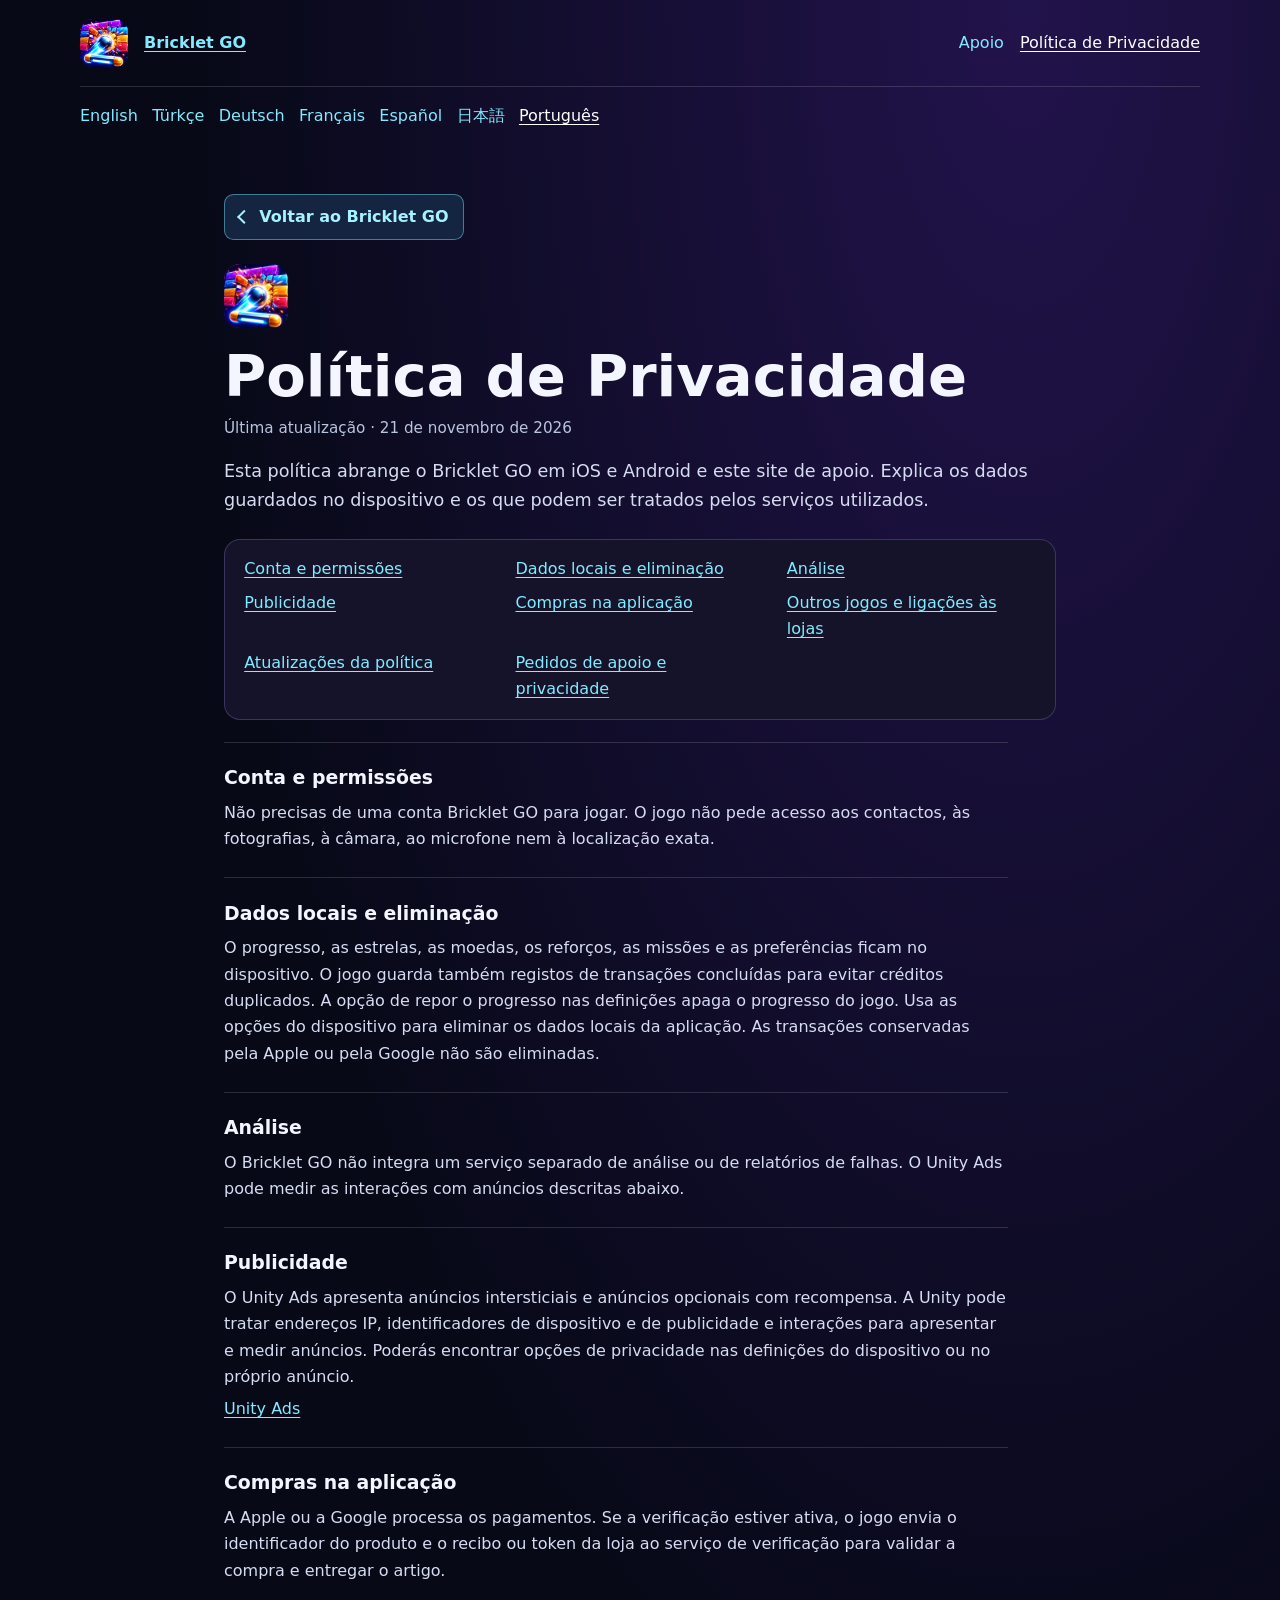
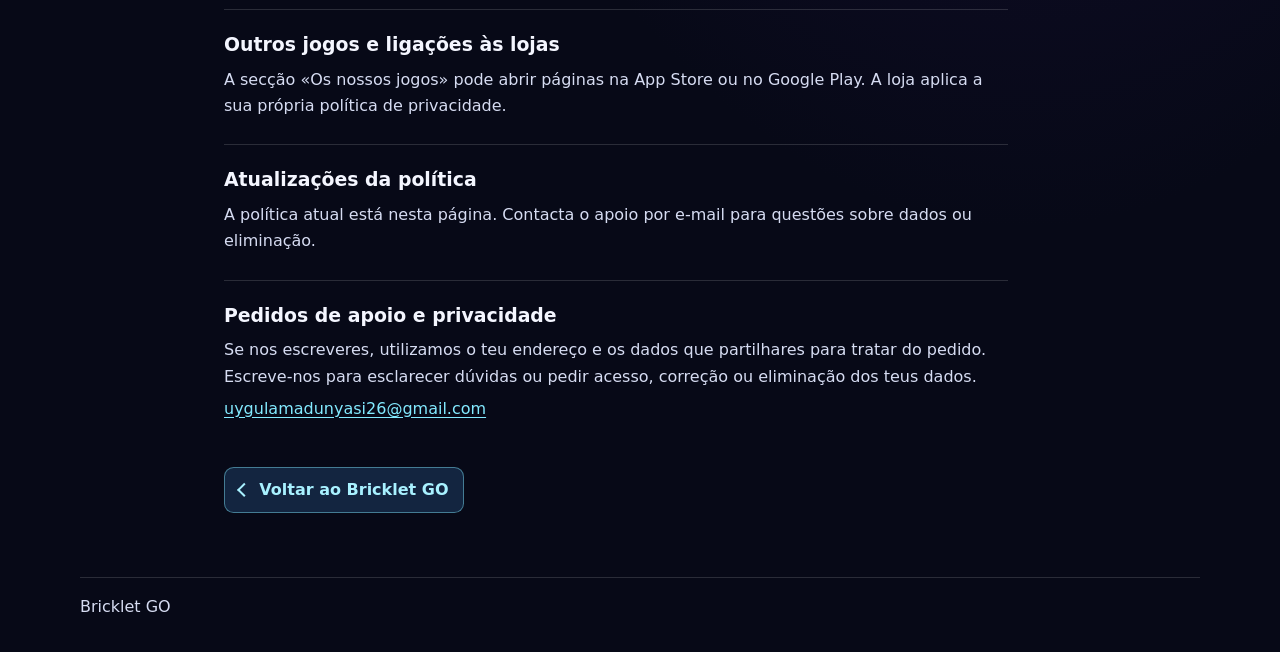
<file: pt-privacy.html>
<!doctype html>
<html lang="pt">
<head>
<meta charset="utf-8">
<meta name="viewport" content="width=device-width, initial-scale=1">
<title>Política de Privacidade | Bricklet GO</title>
<link rel="icon" href="icon.jpg">
<link rel="stylesheet" href="style.css">
<style>
.privacy{max-width:52rem;margin-inline:auto}.privacy-back{display:inline-flex;align-items:center;gap:.6rem;border:1px solid #82eaff70;background:#132540;color:#a8f1ff;padding:.55rem .9rem;border-radius:.6rem;text-decoration:none;font-weight:700}.privacy-back::before{content:"";width:.52rem;height:.52rem;border:solid currentColor;border-width:0 0 2px 2px;transform:rotate(45deg)}.privacy-head{margin:1.5rem 0}.privacy-head img{border-radius:1rem}.privacy h1{font-size:clamp(2rem,6vw,3.6rem);margin:.6rem 0}.privacy .updated{color:#bac4df;font-size:.95rem}.privacy .intro{margin-top:1rem;font-size:1.1rem}.privacy-index{list-style:none;margin:1.4rem 0;padding:1rem 1.2rem;display:grid;grid-template-columns:repeat(auto-fit,minmax(min(100%,15rem),1fr));gap:.45rem 1.4rem;border:1px solid #ab9cff40;border-radius:1rem;background:#141329}.privacy section{padding:1.2rem 0;border-top:1px solid #ffffff24;scroll-margin-top:1rem}.privacy section h2{margin:0 0 .4rem}.privacy section a{overflow-wrap:anywhere}.privacy-end{margin-top:1.25rem}
</style></head>
<body><div class="wrap">
<header><a class="brand" href="pt-index.html"><img src="icon.jpg" width="48" height="48" alt="">Bricklet GO</a><nav><a href="pt-index.html">Apoio</a> <a href="pt-privacy.html" aria-current=page>Política de Privacidade</a></nav></header>
<nav class="languages"><a href="privacy.html" lang="en" hreflang="en">English</a> <a href="tr-privacy.html" lang="tr" hreflang="tr">Türkçe</a> <a href="de-privacy.html" lang="de" hreflang="de">Deutsch</a> <a href="fr-privacy.html" lang="fr" hreflang="fr">Français</a> <a href="es-privacy.html" lang="es" hreflang="es">Español</a> <a href="ja-privacy.html" lang="ja" hreflang="ja">日本語</a> <a href="pt-privacy.html" lang="pt" hreflang="pt" aria-current=page>Português</a></nav>
<main class="privacy"><a class="privacy-back" href="pt-index.html">Voltar ao Bricklet GO</a><div class="privacy-head"><img src="icon.jpg" width="64" height="64" alt="Bricklet GO"><h1>Política de Privacidade</h1><p class="updated">Última atualização · <time datetime="2026-11-21">21 de novembro de 2026</time></p><p class="intro">Esta política abrange o Bricklet GO em iOS e Android e este site de apoio. Explica os dados guardados no dispositivo e os que podem ser tratados pelos serviços utilizados.</p></div><ul class="privacy-index"><li><a href="#account">Conta e permissões</a></li><li><a href="#local-data">Dados locais e eliminação</a></li><li><a href="#analytics">Análise</a></li><li><a href="#ads">Publicidade</a></li><li><a href="#purchases">Compras na aplicação</a></li><li><a href="#stores">Outros jogos e ligações às lojas</a></li><li><a href="#changes">Atualizações da política</a></li><li><a href="#contact">Pedidos de apoio e privacidade</a></li></ul><article><section id="account"><h2>Conta e permissões</h2><p>Não precisas de uma conta Bricklet GO para jogar. O jogo não pede acesso aos contactos, às fotografias, à câmara, ao microfone nem à localização exata.</p></section><section id="local-data"><h2>Dados locais e eliminação</h2><p>O progresso, as estrelas, as moedas, os reforços, as missões e as preferências ficam no dispositivo. O jogo guarda também registos de transações concluídas para evitar créditos duplicados. A opção de repor o progresso nas definições apaga o progresso do jogo. Usa as opções do dispositivo para eliminar os dados locais da aplicação. As transações conservadas pela Apple ou pela Google não são eliminadas.</p></section><section id="analytics"><h2>Análise</h2><p>O Bricklet GO não integra um serviço separado de análise ou de relatórios de falhas. O Unity Ads pode medir as interações com anúncios descritas abaixo.</p></section><section id="ads"><h2>Publicidade</h2><p>O Unity Ads apresenta anúncios intersticiais e anúncios opcionais com recompensa. A Unity pode tratar endereços IP, identificadores de dispositivo e de publicidade e interações para apresentar e medir anúncios. Poderás encontrar opções de privacidade nas definições do dispositivo ou no próprio anúncio.</p><p><a href="https://unity.com/legal/game-player-and-app-user-privacy-policy">Unity Ads</a></p></section><section id="purchases"><h2>Compras na aplicação</h2><p>A Apple ou a Google processa os pagamentos. Se a verificação estiver ativa, o jogo envia o identificador do produto e o recibo ou token da loja ao serviço de verificação para validar a compra e entregar o artigo.</p></section><section id="stores"><h2>Outros jogos e ligações às lojas</h2><p>A secção «Os nossos jogos» pode abrir páginas na App Store ou no Google Play. A loja aplica a sua própria política de privacidade.</p></section><section id="changes"><h2>Atualizações da política</h2><p>A política atual está nesta página. Contacta o apoio por e-mail para questões sobre dados ou eliminação.</p></section><section id="contact"><h2>Pedidos de apoio e privacidade</h2><p>Se nos escreveres, utilizamos o teu endereço e os dados que partilhares para tratar do pedido. Escreve-nos para esclarecer dúvidas ou pedir acesso, correção ou eliminação dos teus dados.</p><p><a href="mailto:uygulamadunyasi26@gmail.com">uygulamadunyasi26@gmail.com</a></p></section></article><div class="privacy-end"><a class="privacy-back" href="pt-index.html">Voltar ao Bricklet GO</a></div></main>
<footer>Bricklet GO</footer>
</div></body>
</html>
</file>
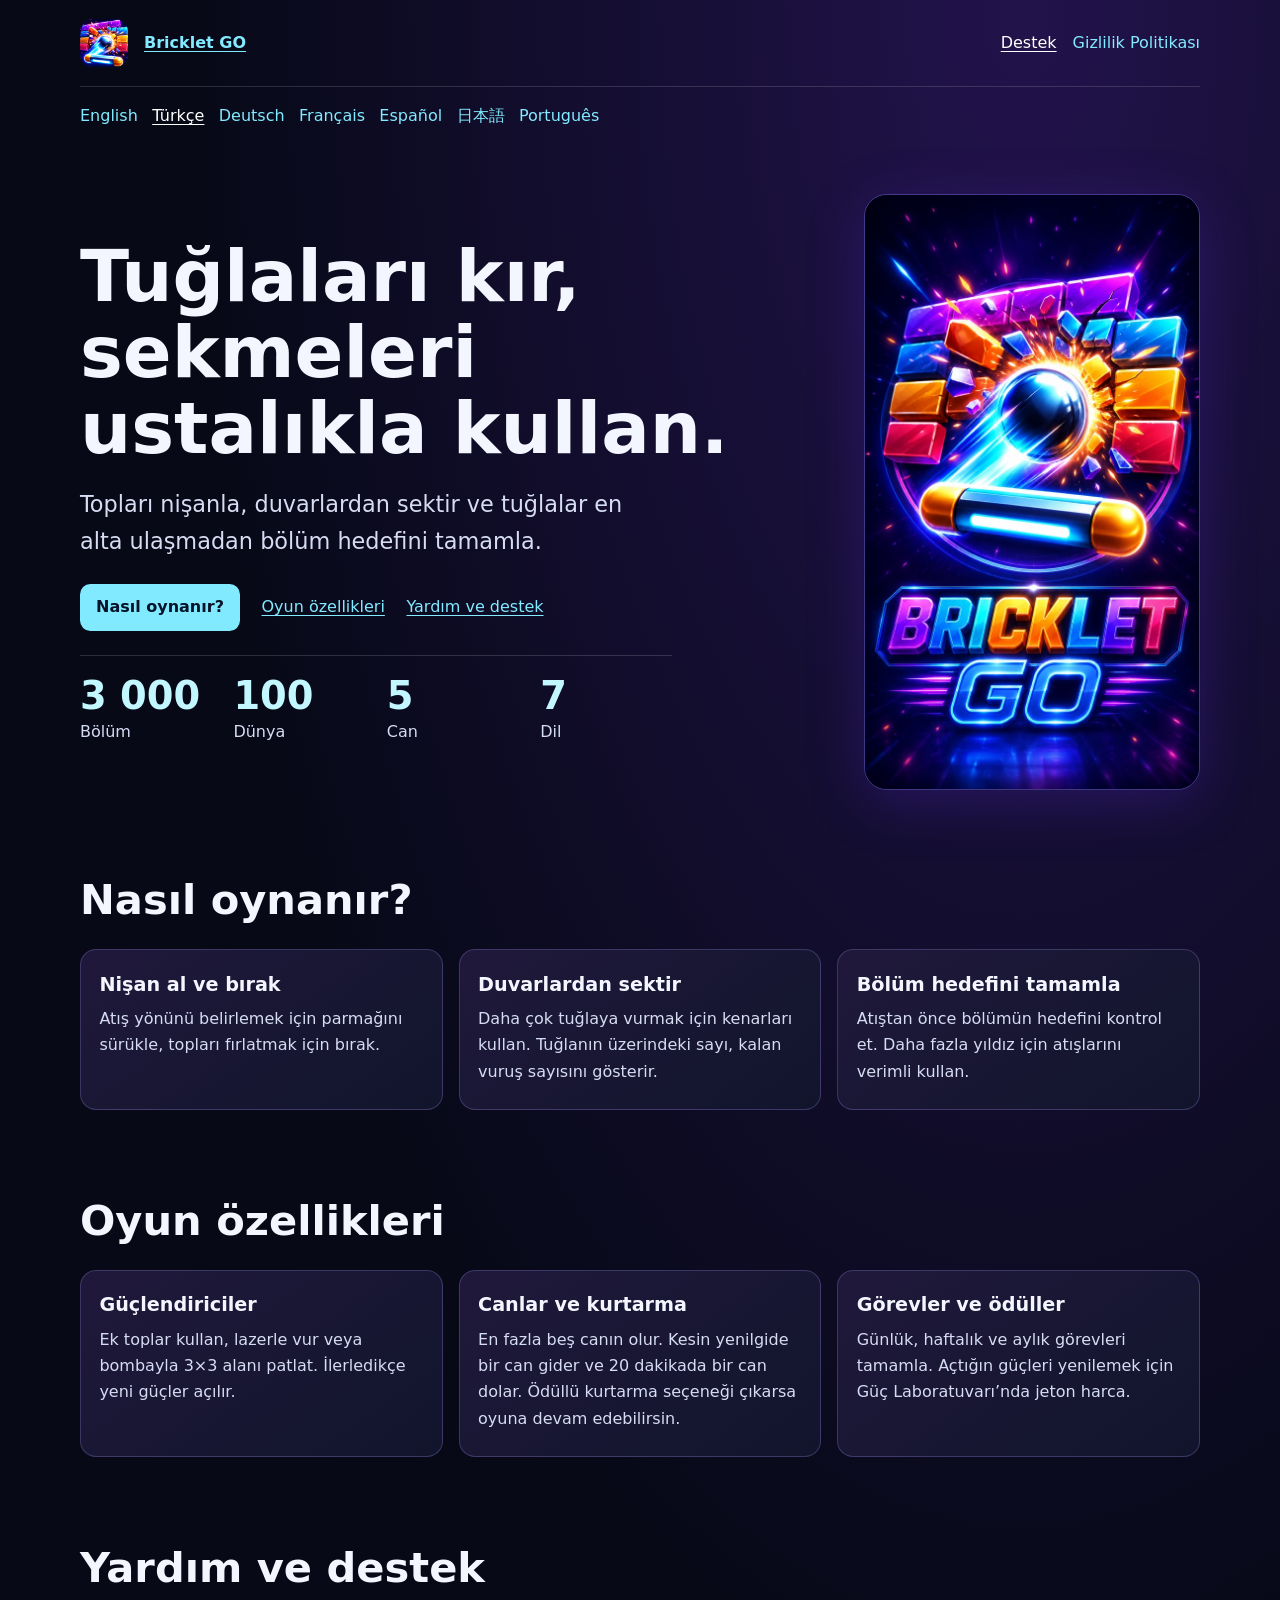
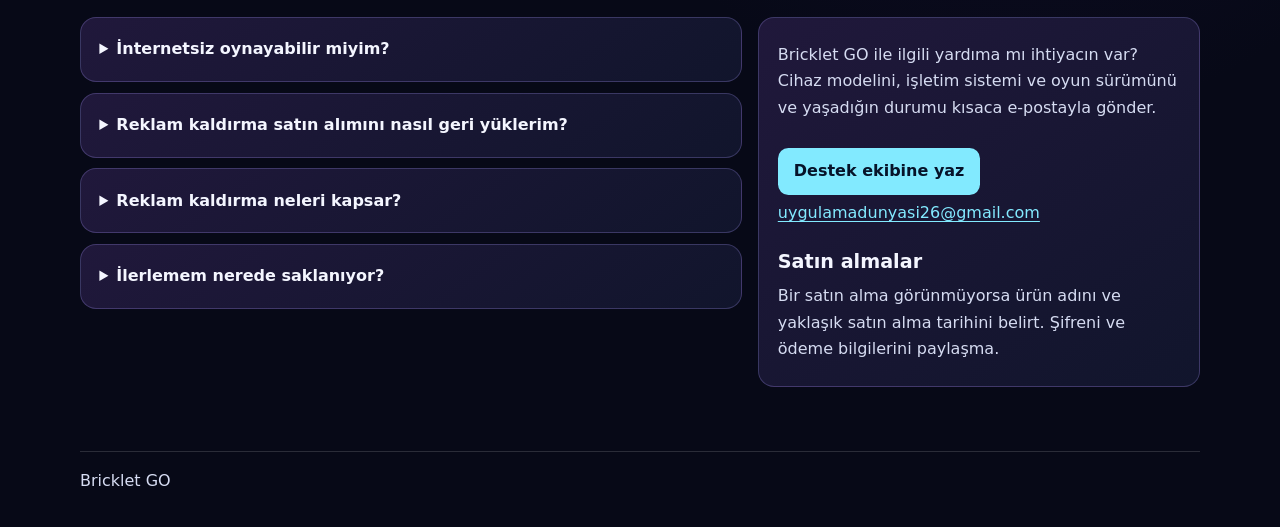
<file: tr-index.html>
<!doctype html>
<html lang="tr">
<head>
<meta charset="utf-8">
<meta name="viewport" content="width=device-width, initial-scale=1">
<title>Destek | Bricklet GO</title>
<link rel="icon" href="icon.jpg">
<link rel="stylesheet" href="style.css">
</head>
<body><div class="wrap">
<header><a class="brand" href="tr-index.html"><img src="icon.jpg" width="48" height="48" alt="">Bricklet GO</a><nav><a href="tr-index.html" aria-current=page>Destek</a> <a href="tr-privacy.html">Gizlilik Politikası</a></nav></header>
<nav class="languages"><a href="index.html" lang="en" hreflang="en">English</a> <a href="tr-index.html" lang="tr" hreflang="tr" aria-current=page>Türkçe</a> <a href="de-index.html" lang="de" hreflang="de">Deutsch</a> <a href="fr-index.html" lang="fr" hreflang="fr">Français</a> <a href="es-index.html" lang="es" hreflang="es">Español</a> <a href="ja-index.html" lang="ja" hreflang="ja">日本語</a> <a href="pt-index.html" lang="pt" hreflang="pt">Português</a></nav>
<main id="top">
<section class="grid hero"><div><h1>Tuğlaları kır, sekmeleri ustalıkla kullan.</h1><p class="lead">Topları nişanla, duvarlardan sektir ve tuğlalar en alta ulaşmadan bölüm hedefini tamamla.</p><div class="actions"><a class="cta" href="#how-to-play">Nasıl oynanır?</a><a href="#features">Oyun özellikleri</a><a href="#support">Yardım ve destek</a></div><div class="stats"><div><strong>3 000</strong><span>Bölüm</span></div><div><strong>100</strong><span>Dünya</span></div><div><strong>5</strong><span>Can</span></div><div><strong>7</strong><span>Dil</span></div></div></div><img class="art" src="splash.jpg" width="675" height="1200" alt="Bricklet GO"></section>
<section class="band" id="how-to-play"><h2>Nasıl oynanır?</h2><div class="cards"><article class="tile"><h3>Nişan al ve bırak</h3><p>Atış yönünü belirlemek için parmağını sürükle, topları fırlatmak için bırak.</p></article><article class="tile"><h3>Duvarlardan sektir</h3><p>Daha çok tuğlaya vurmak için kenarları kullan. Tuğlanın üzerindeki sayı, kalan vuruş sayısını gösterir.</p></article><article class="tile"><h3>Bölüm hedefini tamamla</h3><p>Atıştan önce bölümün hedefini kontrol et. Daha fazla yıldız için atışlarını verimli kullan.</p></article></div></section>
<section class="band" id="features"><h2>Oyun özellikleri</h2><div class="cards"><article class="tile"><h3>Güçlendiriciler</h3><p>Ek toplar kullan, lazerle vur veya bombayla 3×3 alanı patlat. İlerledikçe yeni güçler açılır.</p></article><article class="tile"><h3>Canlar ve kurtarma</h3><p>En fazla beş canın olur. Kesin yenilgide bir can gider ve 20 dakikada bir can dolar. Ödüllü kurtarma seçeneği çıkarsa oyuna devam edebilirsin.</p></article><article class="tile"><h3>Görevler ve ödüller</h3><p>Günlük, haftalık ve aylık görevleri tamamla. Açtığın güçleri yenilemek için Güç Laboratuvarı’nda jeton harca.</p></article></div></section>
<section class="band" id="support"><h2>Yardım ve destek</h2><div class="support-grid"><div><details><summary>İnternetsiz oynayabilir miyim?</summary><p>Bölümleri çevrimdışı oynayabilirsin. Reklamlar ve mağaza için internet gerekir.</p></details><details><summary>Reklam kaldırma satın alımını nasıl geri yüklerim?</summary><p>İlk satın almayı yaptığın mağaza hesabıyla mağazadaki Satın Almaları Geri Yükle seçeneğini kullan. Jeton paketleri tüketilebilir ürünlerdir.</p></details><details><summary>Reklam kaldırma neleri kapsar?</summary><p>Geçiş reklamlarını kaldırır. Ödüllü videolar isteğe bağlı kalır.</p></details><details><summary>İlerlemem nerede saklanıyor?</summary><p>İlerlemen cihazında saklanır. Bulut üzerinden aktarım özelliği yoktur. Ayarlar’dan ilerlemeni sıfırlayıp 1. bölümden başlayabilirsin.</p></details></div><div class="tile contact"><p>Bricklet GO ile ilgili yardıma mı ihtiyacın var? Cihaz modelini, işletim sistemi ve oyun sürümünü ve yaşadığın durumu kısaca e-postayla gönder.</p><a class="cta" href="mailto:uygulamadunyasi26@gmail.com">Destek ekibine yaz</a><p><a href="mailto:uygulamadunyasi26@gmail.com">uygulamadunyasi26@gmail.com</a></p><h2>Satın almalar</h2><p>Bir satın alma görünmüyorsa ürün adını ve yaklaşık satın alma tarihini belirt. Şifreni ve ödeme bilgilerini paylaşma.</p></div></div></section>
</main>
<footer>Bricklet GO</footer>
</div></body>
</html>
</file>
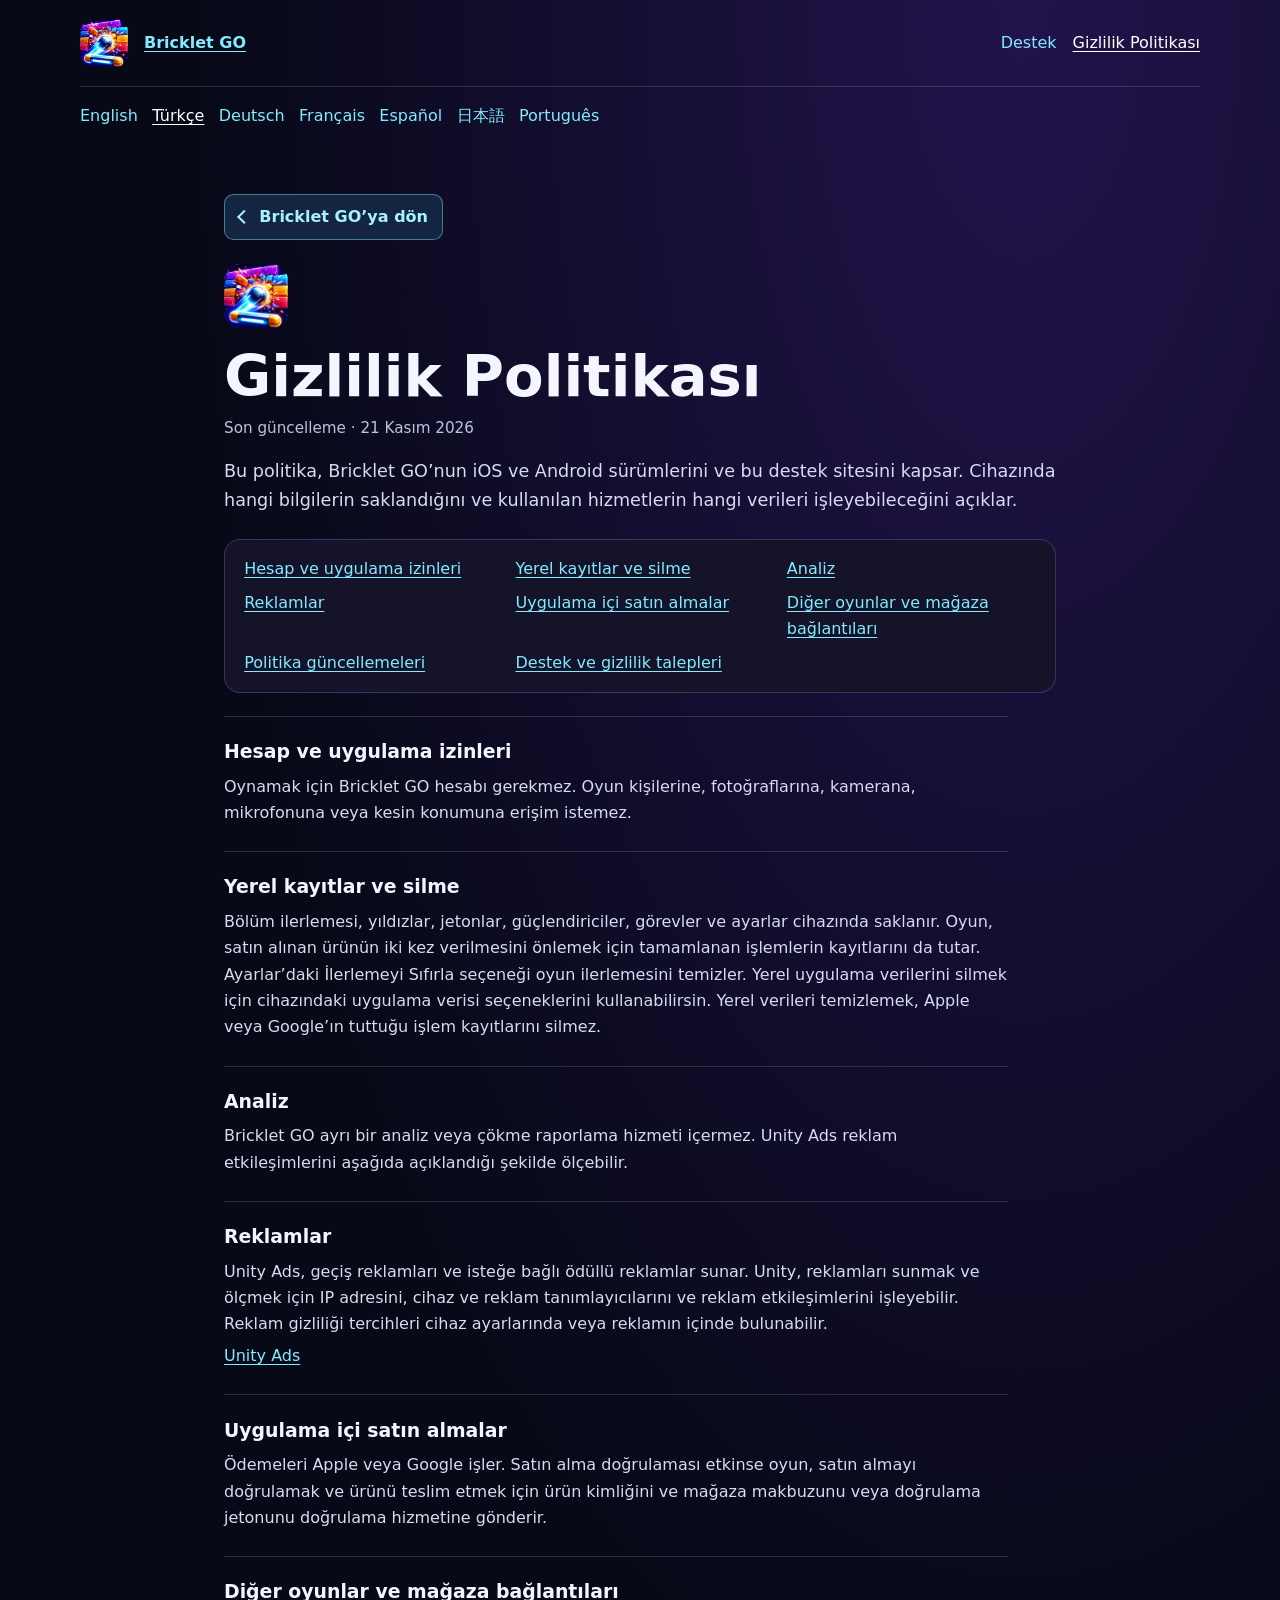
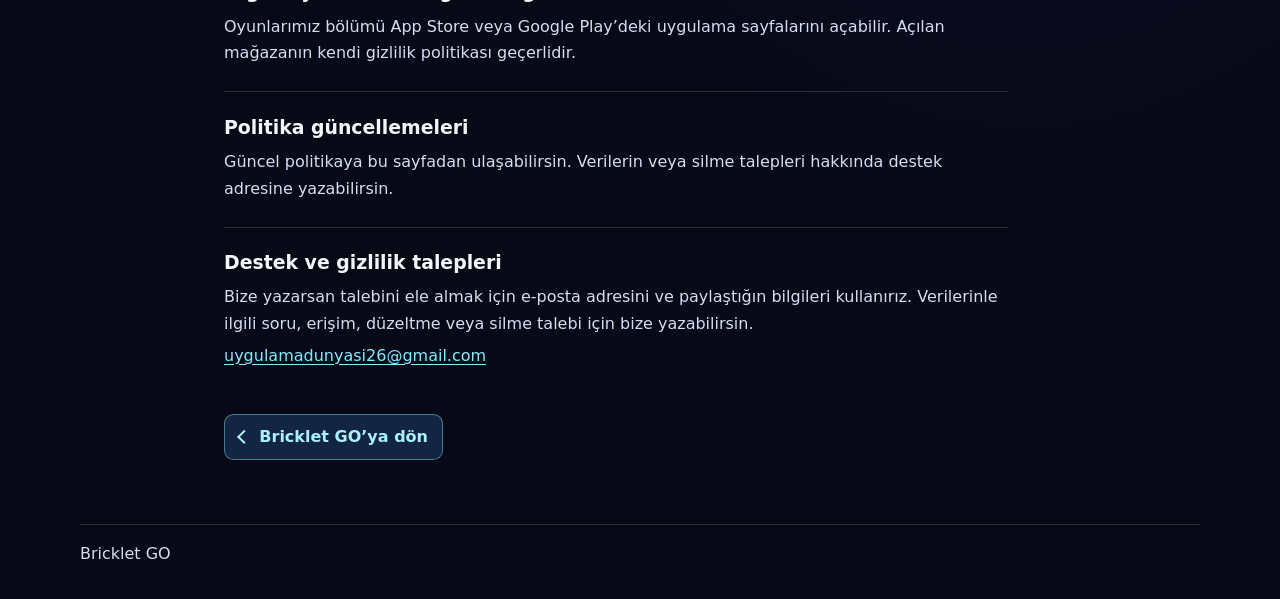
<file: tr-privacy.html>
<!doctype html>
<html lang="tr">
<head>
<meta charset="utf-8">
<meta name="viewport" content="width=device-width, initial-scale=1">
<title>Gizlilik Politikası | Bricklet GO</title>
<link rel="icon" href="icon.jpg">
<link rel="stylesheet" href="style.css">
<style>
.privacy{max-width:52rem;margin-inline:auto}.privacy-back{display:inline-flex;align-items:center;gap:.6rem;border:1px solid #82eaff70;background:#132540;color:#a8f1ff;padding:.55rem .9rem;border-radius:.6rem;text-decoration:none;font-weight:700}.privacy-back::before{content:"";width:.52rem;height:.52rem;border:solid currentColor;border-width:0 0 2px 2px;transform:rotate(45deg)}.privacy-head{margin:1.5rem 0}.privacy-head img{border-radius:1rem}.privacy h1{font-size:clamp(2rem,6vw,3.6rem);margin:.6rem 0}.privacy .updated{color:#bac4df;font-size:.95rem}.privacy .intro{margin-top:1rem;font-size:1.1rem}.privacy-index{list-style:none;margin:1.4rem 0;padding:1rem 1.2rem;display:grid;grid-template-columns:repeat(auto-fit,minmax(min(100%,15rem),1fr));gap:.45rem 1.4rem;border:1px solid #ab9cff40;border-radius:1rem;background:#141329}.privacy section{padding:1.2rem 0;border-top:1px solid #ffffff24;scroll-margin-top:1rem}.privacy section h2{margin:0 0 .4rem}.privacy section a{overflow-wrap:anywhere}.privacy-end{margin-top:1.25rem}
</style></head>
<body><div class="wrap">
<header><a class="brand" href="tr-index.html"><img src="icon.jpg" width="48" height="48" alt="">Bricklet GO</a><nav><a href="tr-index.html">Destek</a> <a href="tr-privacy.html" aria-current=page>Gizlilik Politikası</a></nav></header>
<nav class="languages"><a href="privacy.html" lang="en" hreflang="en">English</a> <a href="tr-privacy.html" lang="tr" hreflang="tr" aria-current=page>Türkçe</a> <a href="de-privacy.html" lang="de" hreflang="de">Deutsch</a> <a href="fr-privacy.html" lang="fr" hreflang="fr">Français</a> <a href="es-privacy.html" lang="es" hreflang="es">Español</a> <a href="ja-privacy.html" lang="ja" hreflang="ja">日本語</a> <a href="pt-privacy.html" lang="pt" hreflang="pt">Português</a></nav>
<main class="privacy"><a class="privacy-back" href="tr-index.html">Bricklet GO’ya dön</a><div class="privacy-head"><img src="icon.jpg" width="64" height="64" alt="Bricklet GO"><h1>Gizlilik Politikası</h1><p class="updated">Son güncelleme · <time datetime="2026-11-21">21 Kasım 2026</time></p><p class="intro">Bu politika, Bricklet GO’nun iOS ve Android sürümlerini ve bu destek sitesini kapsar. Cihazında hangi bilgilerin saklandığını ve kullanılan hizmetlerin hangi verileri işleyebileceğini açıklar.</p></div><ul class="privacy-index"><li><a href="#account">Hesap ve uygulama izinleri</a></li><li><a href="#local-data">Yerel kayıtlar ve silme</a></li><li><a href="#analytics">Analiz</a></li><li><a href="#ads">Reklamlar</a></li><li><a href="#purchases">Uygulama içi satın almalar</a></li><li><a href="#stores">Diğer oyunlar ve mağaza bağlantıları</a></li><li><a href="#changes">Politika güncellemeleri</a></li><li><a href="#contact">Destek ve gizlilik talepleri</a></li></ul><article><section id="account"><h2>Hesap ve uygulama izinleri</h2><p>Oynamak için Bricklet GO hesabı gerekmez. Oyun kişilerine, fotoğraflarına, kamerana, mikrofonuna veya kesin konumuna erişim istemez.</p></section><section id="local-data"><h2>Yerel kayıtlar ve silme</h2><p>Bölüm ilerlemesi, yıldızlar, jetonlar, güçlendiriciler, görevler ve ayarlar cihazında saklanır. Oyun, satın alınan ürünün iki kez verilmesini önlemek için tamamlanan işlemlerin kayıtlarını da tutar. Ayarlar’daki İlerlemeyi Sıfırla seçeneği oyun ilerlemesini temizler. Yerel uygulama verilerini silmek için cihazındaki uygulama verisi seçeneklerini kullanabilirsin. Yerel verileri temizlemek, Apple veya Google’ın tuttuğu işlem kayıtlarını silmez.</p></section><section id="analytics"><h2>Analiz</h2><p>Bricklet GO ayrı bir analiz veya çökme raporlama hizmeti içermez. Unity Ads reklam etkileşimlerini aşağıda açıklandığı şekilde ölçebilir.</p></section><section id="ads"><h2>Reklamlar</h2><p>Unity Ads, geçiş reklamları ve isteğe bağlı ödüllü reklamlar sunar. Unity, reklamları sunmak ve ölçmek için IP adresini, cihaz ve reklam tanımlayıcılarını ve reklam etkileşimlerini işleyebilir. Reklam gizliliği tercihleri cihaz ayarlarında veya reklamın içinde bulunabilir.</p><p><a href="https://unity.com/legal/game-player-and-app-user-privacy-policy">Unity Ads</a></p></section><section id="purchases"><h2>Uygulama içi satın almalar</h2><p>Ödemeleri Apple veya Google işler. Satın alma doğrulaması etkinse oyun, satın almayı doğrulamak ve ürünü teslim etmek için ürün kimliğini ve mağaza makbuzunu veya doğrulama jetonunu doğrulama hizmetine gönderir.</p></section><section id="stores"><h2>Diğer oyunlar ve mağaza bağlantıları</h2><p>Oyunlarımız bölümü App Store veya Google Play’deki uygulama sayfalarını açabilir. Açılan mağazanın kendi gizlilik politikası geçerlidir.</p></section><section id="changes"><h2>Politika güncellemeleri</h2><p>Güncel politikaya bu sayfadan ulaşabilirsin. Verilerin veya silme talepleri hakkında destek adresine yazabilirsin.</p></section><section id="contact"><h2>Destek ve gizlilik talepleri</h2><p>Bize yazarsan talebini ele almak için e-posta adresini ve paylaştığın bilgileri kullanırız. Verilerinle ilgili soru, erişim, düzeltme veya silme talebi için bize yazabilirsin.</p><p><a href="mailto:uygulamadunyasi26@gmail.com">uygulamadunyasi26@gmail.com</a></p></section></article><div class="privacy-end"><a class="privacy-back" href="tr-index.html">Bricklet GO’ya dön</a></div></main>
<footer>Bricklet GO</footer>
</div></body>
</html>
</file>
<file: style.css>
:root{color-scheme:dark;font:100%/1.65 system-ui,sans-serif;background:#070917;color:#f4f6ff}
*{box-sizing:border-box}body{margin:0;background:radial-gradient(ellipse at 80% 0%,#22134c,transparent 52rem)}
.wrap{width:min(70rem,100% - 2rem);margin:auto}header,nav,.brand,.languages{display:flex;align-items:center;gap:1rem;flex-wrap:wrap}
header{justify-content:space-between;padding:1.2rem 0;border-bottom:1px solid #ffffff24}.brand{font-weight:800}.brand img{width:3rem;border-radius:.8rem}a{color:#83eaff;text-underline-offset:.2em}a:focus-visible{outline:2px solid #ffcf69;outline-offset:3px}
.languages{gap:.5rem .9rem;padding:1rem 0}.languages a,nav a{text-decoration:none}.languages [aria-current],nav [aria-current]{color:#fff;text-decoration:underline}
main{padding:clamp(1rem,4vw,3rem) 0 4rem}.grid{display:grid;grid-template-columns:minmax(0,1fr) minmax(14rem,24rem);gap:clamp(1rem,5vw,5rem);align-items:start}
.art{width:100%;height:auto;border-radius:1.4rem;border:1px solid #8176ff65;box-shadow:0 12px 55px #4f29c64d}
h1{font-size:clamp(2.2rem,6vw,4.5rem);line-height:1.06;margin:0 0 1.2rem;overflow-wrap:anywhere}h2{font-size:1.18rem;margin:1.6rem 0 .25rem}p{margin:.35rem 0;color:#d6dcf2}article{max-width:49rem}
.cta{display:inline-block;margin-top:1.3rem;background:#82eaff;color:#061329;font-weight:750;padding:.65rem 1rem;border-radius:.65rem;text-decoration:none}footer{border-top:1px solid #ffffff24;padding:1rem 0 2rem;color:#d6dcf2}
@media(max-width:700px){.grid{grid-template-columns:1fr}.art{max-width:19rem}header{gap:.5rem}}
.hero{align-items:center;grid-template-columns:minmax(0,1fr) minmax(14rem,21rem)}
.lead{font-size:clamp(1.1rem,2.2vw,1.4rem);max-width:36rem}
.actions,.stats{display:flex;align-items:center;flex-wrap:wrap;gap:1rem 1.35rem;margin-top:1.5rem}
.actions .cta{margin:0}.stats{display:grid;grid-template-columns:repeat(4,minmax(0,1fr));padding-top:1.1rem;border-top:1px solid #ffffff26;max-width:37rem}
.stats strong,.stats span{display:block}.stats strong{color:#c3f7ff;font-size:clamp(1.35rem,3.5vw,2.4rem);line-height:1.2}.stats span{color:#d6dcf2}
.band{padding-top:clamp(2.4rem,6vw,5rem);scroll-margin-top:1rem}
.band h2{font-size:clamp(1.7rem,4vw,2.6rem);margin:0 0 .9rem}.tile h3{margin:0;font-size:1.2rem}
.cards{display:grid;grid-template-columns:repeat(3,minmax(0,1fr));gap:1rem}.tile,details{background:linear-gradient(145deg,#20183b,#11152c);border:1px solid #ab9cff40;border-radius:1rem;padding:1.15rem}
.support-grid{display:grid;grid-template-columns:1.5fr 1fr;gap:1rem;align-items:start}details+details{margin-top:.65rem}summary{cursor:pointer;font-weight:700}.contact a{overflow-wrap:anywhere}.contact h2{font-size:1.2rem;margin:1.2rem 0 .25rem}
@media(max-width:700px){.hero,.cards,.support-grid{grid-template-columns:1fr}.hero .art{justify-self:center}.stats{grid-template-columns:repeat(2,minmax(0,1fr))}}
</file>
